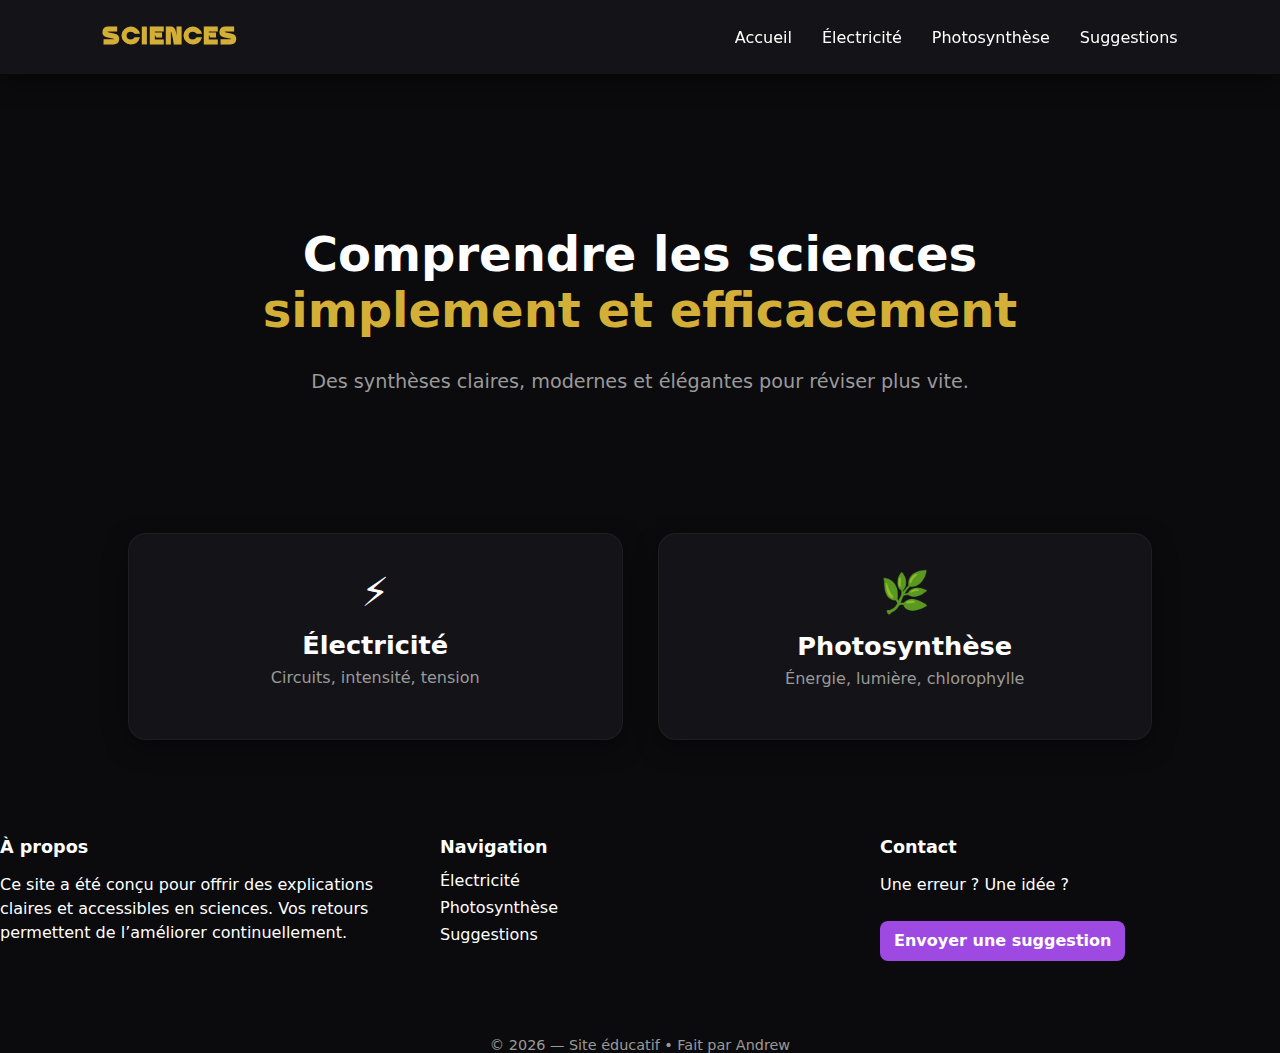
<file: index.html>
<!DOCTYPE html>
<html lang="fr">
<head>
    <meta charset="UTF-8">
    <meta name="viewport" content="width=device-width, initial-scale=1.0">
    <title>Synthèses de Sciences</title>
    <link rel="stylesheet" href="accueil.css">
</head>

<body>

    <!-- NAVIGATION -->
    <header class="nav">
        <div class="nav-left">
            <div class="logo">SCIENCES</div>
        </div>

        <button class="nav-toggle" id="navToggle">
            <span></span><span></span><span></span>
        </button>

        <nav class="nav-menu" id="navMenu">
            <a href="index.html">Accueil</a>
            <a href="electricite.html">Électricité</a>
            <a href="photosyn.html">Photosynthèse</a>
            <a href="suggestions.html">Suggestions</a>
        </nav>
    </header>

    <!-- HERO -->
    <section class="hero">
        <h1>Comprendre les sciences<br><span>simplement et efficacement</span></h1>
        <p>Des synthèses claires, modernes et élégantes pour réviser plus vite.</p>
    </section>

    <!-- GRID -->
    <section class="subjects">

        <a href="electricite.html" class="subject-card">
            <div class="icon">⚡</div>
            <h2>Électricité</h2>
            <p>Circuits, intensité, tension</p>
        </a>

        <a href="photosyn.html" class="subject-card">
            <div class="icon">🌿</div>
            <h2>Photosynthèse</h2>
            <p>Énergie, lumière, chlorophylle</p>
        </a>


    </section>

    <!-- FOOTER -->
    <footer class="site-footer">
    <div class="footer-content">
        <div class="footer-section">
            <h3>À propos</h3>
            <p>
                Ce site a été conçu pour offrir des explications claires et accessibles 
                en sciences. Vos retours permettent de l’améliorer continuellement.
            </p>
        </div>

        <div class="footer-section">
            <h3>Navigation</h3>
            <ul>
                <li><a href="electricite.html">Électricité</a></li>
                <li><a href="photosyn.html">Photosynthèse</a></li>
                <li><a href="suggestions.html">Suggestions</a></li>
            </ul>
        </div>

        <div class="footer-section">
            <h3>Contact</h3>
            <p>Une erreur ? Une idée ?</p>
            <p><a href="suggestions.html" class="footer-btn">Envoyer une suggestion</a></p>
        </div>
    </div>

    <div class="footer-bottom">
        © 2026 — Site éducatif • Fait par Andrew
    </div>
</footer>

    <script>
        const navToggle = document.getElementById("navToggle");
        const navMenu = document.getElementById("navMenu");

        navToggle.addEventListener("click", () => {
            navMenu.classList.toggle("open");
            navToggle.classList.toggle("active");
        });
    </script>

</body>
</html>
</file>
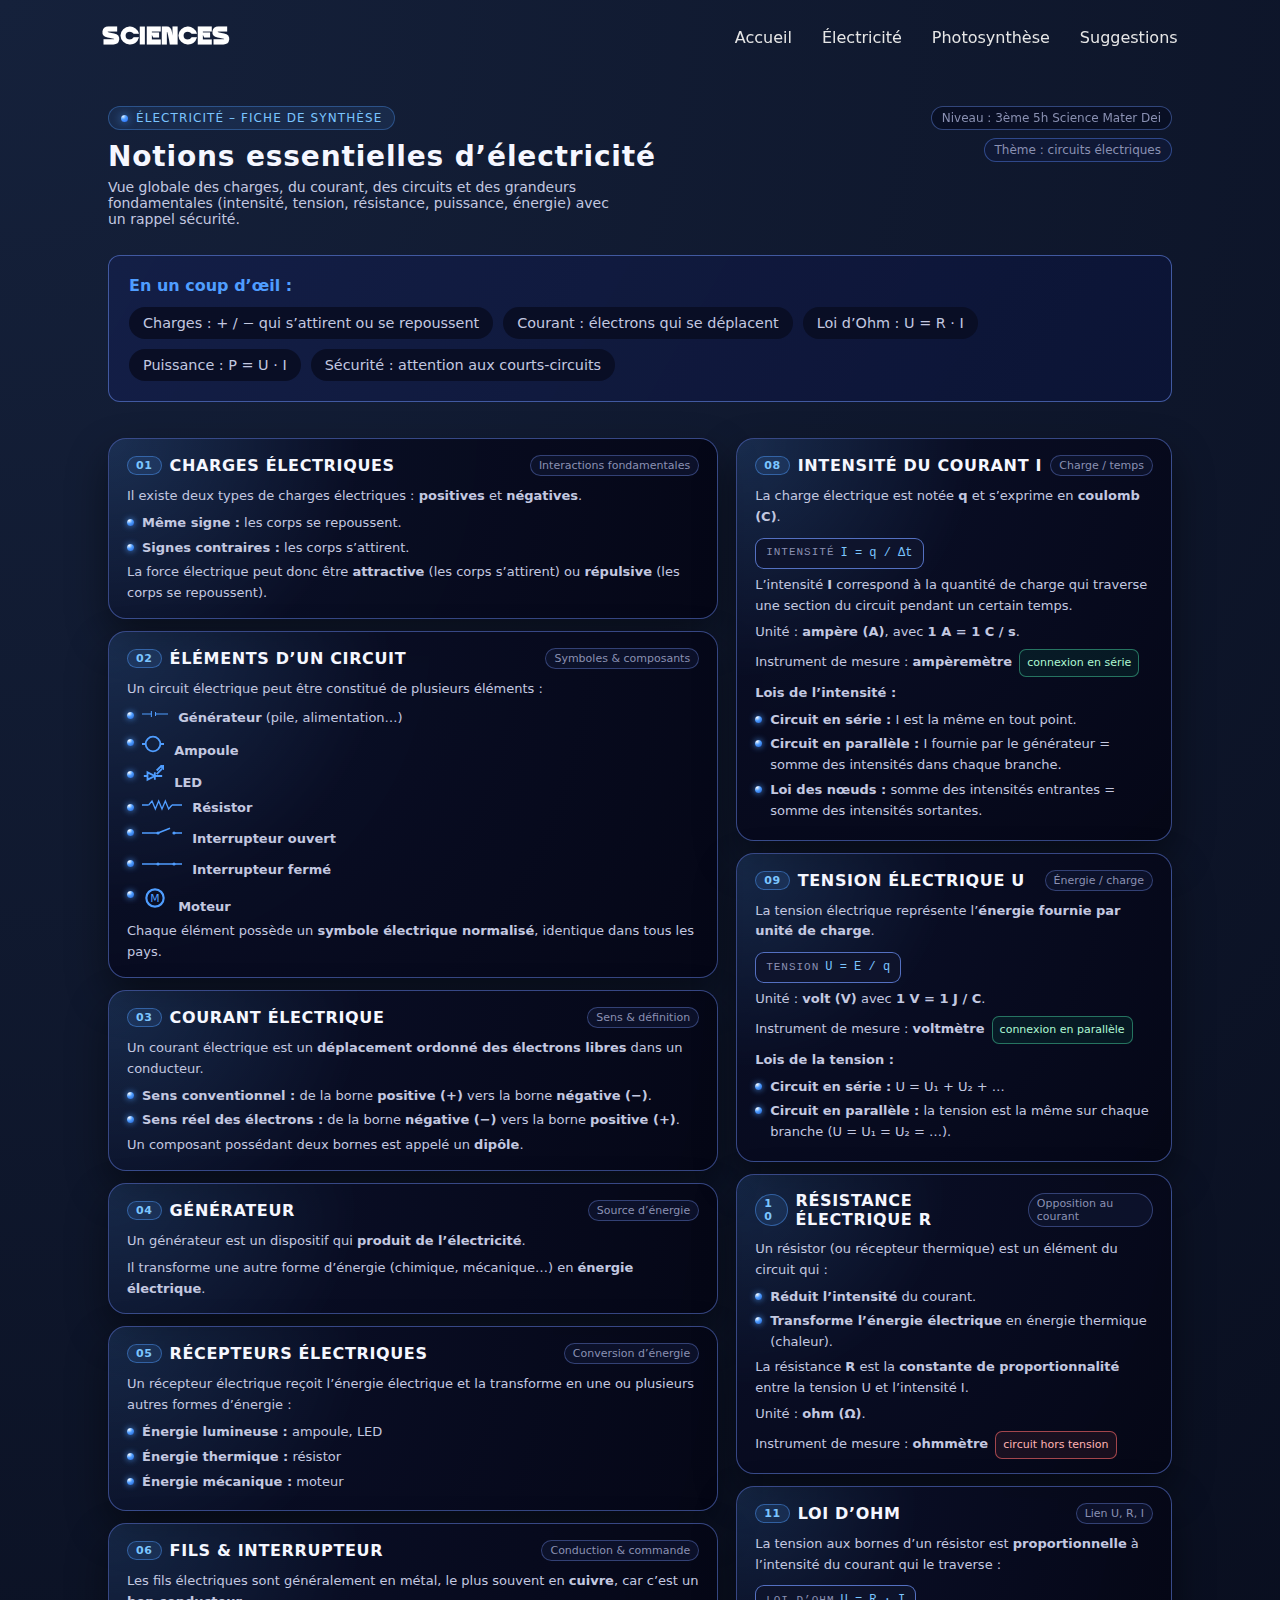
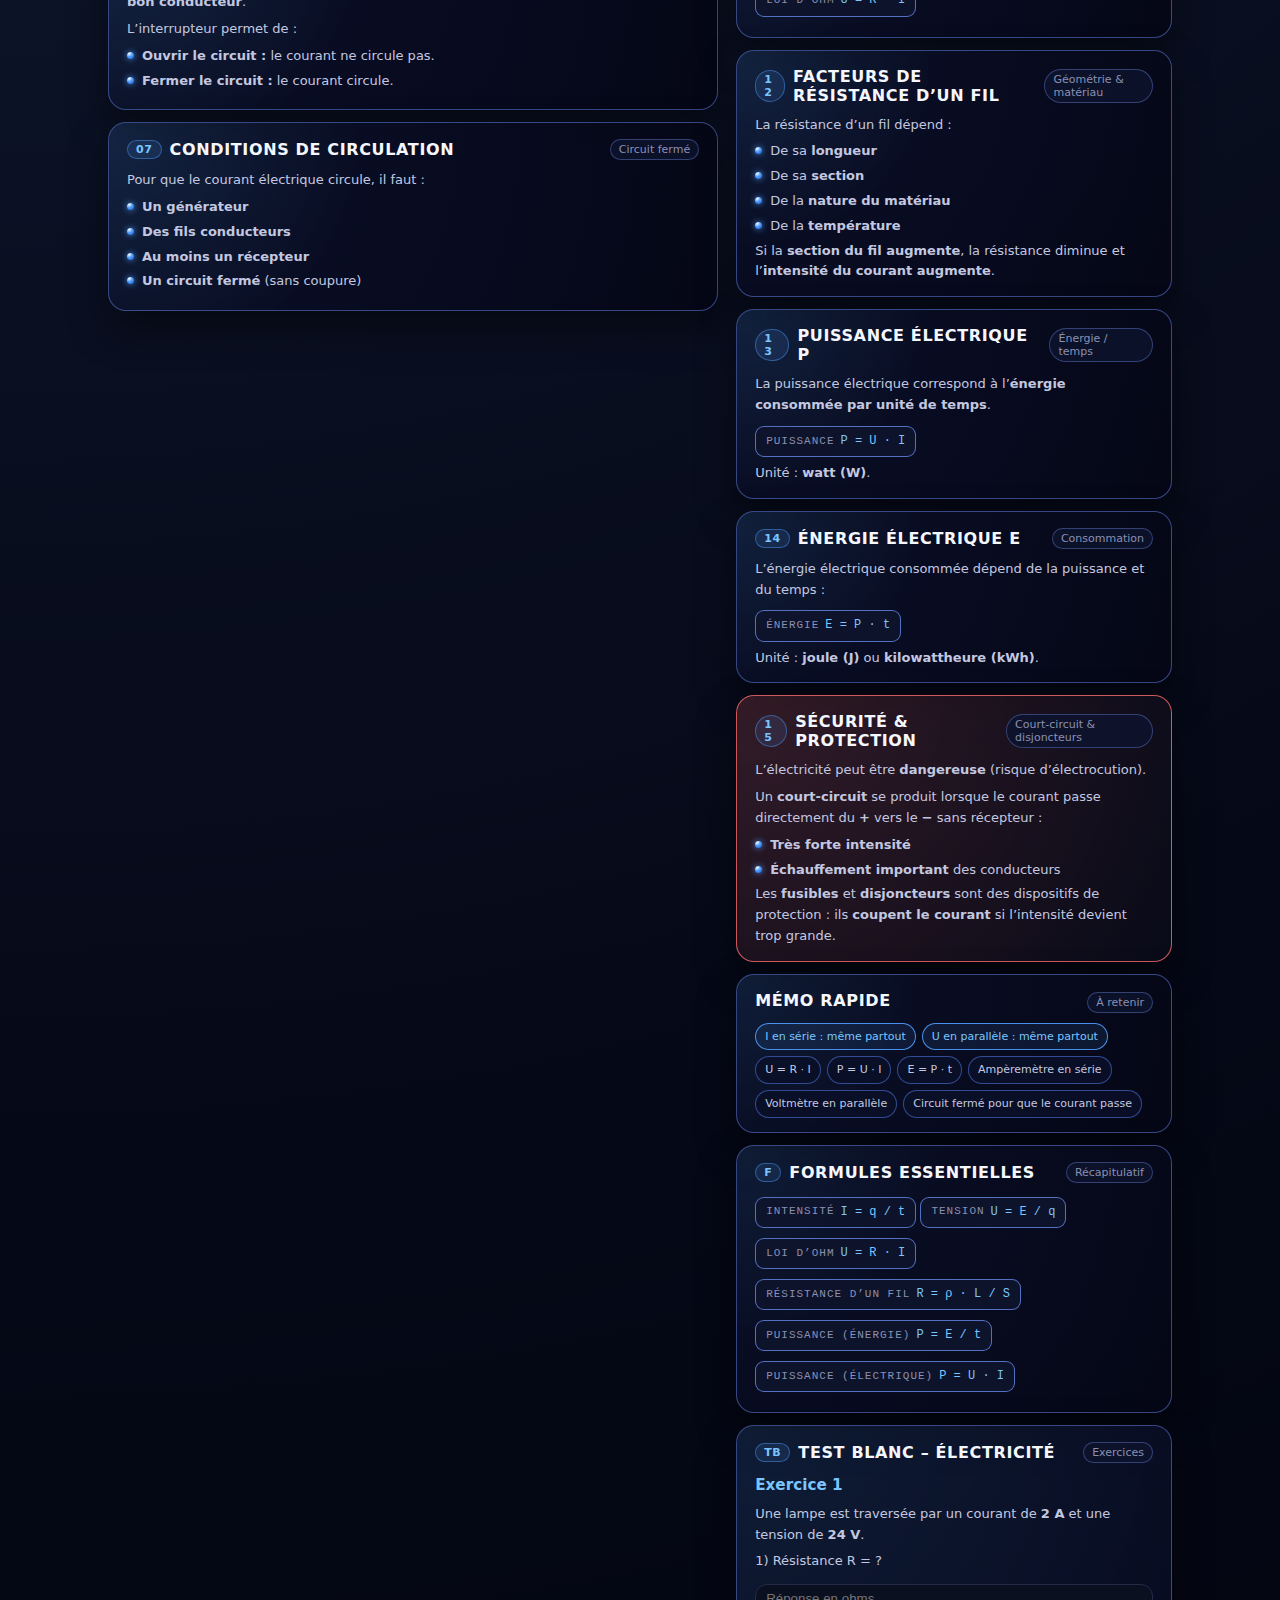
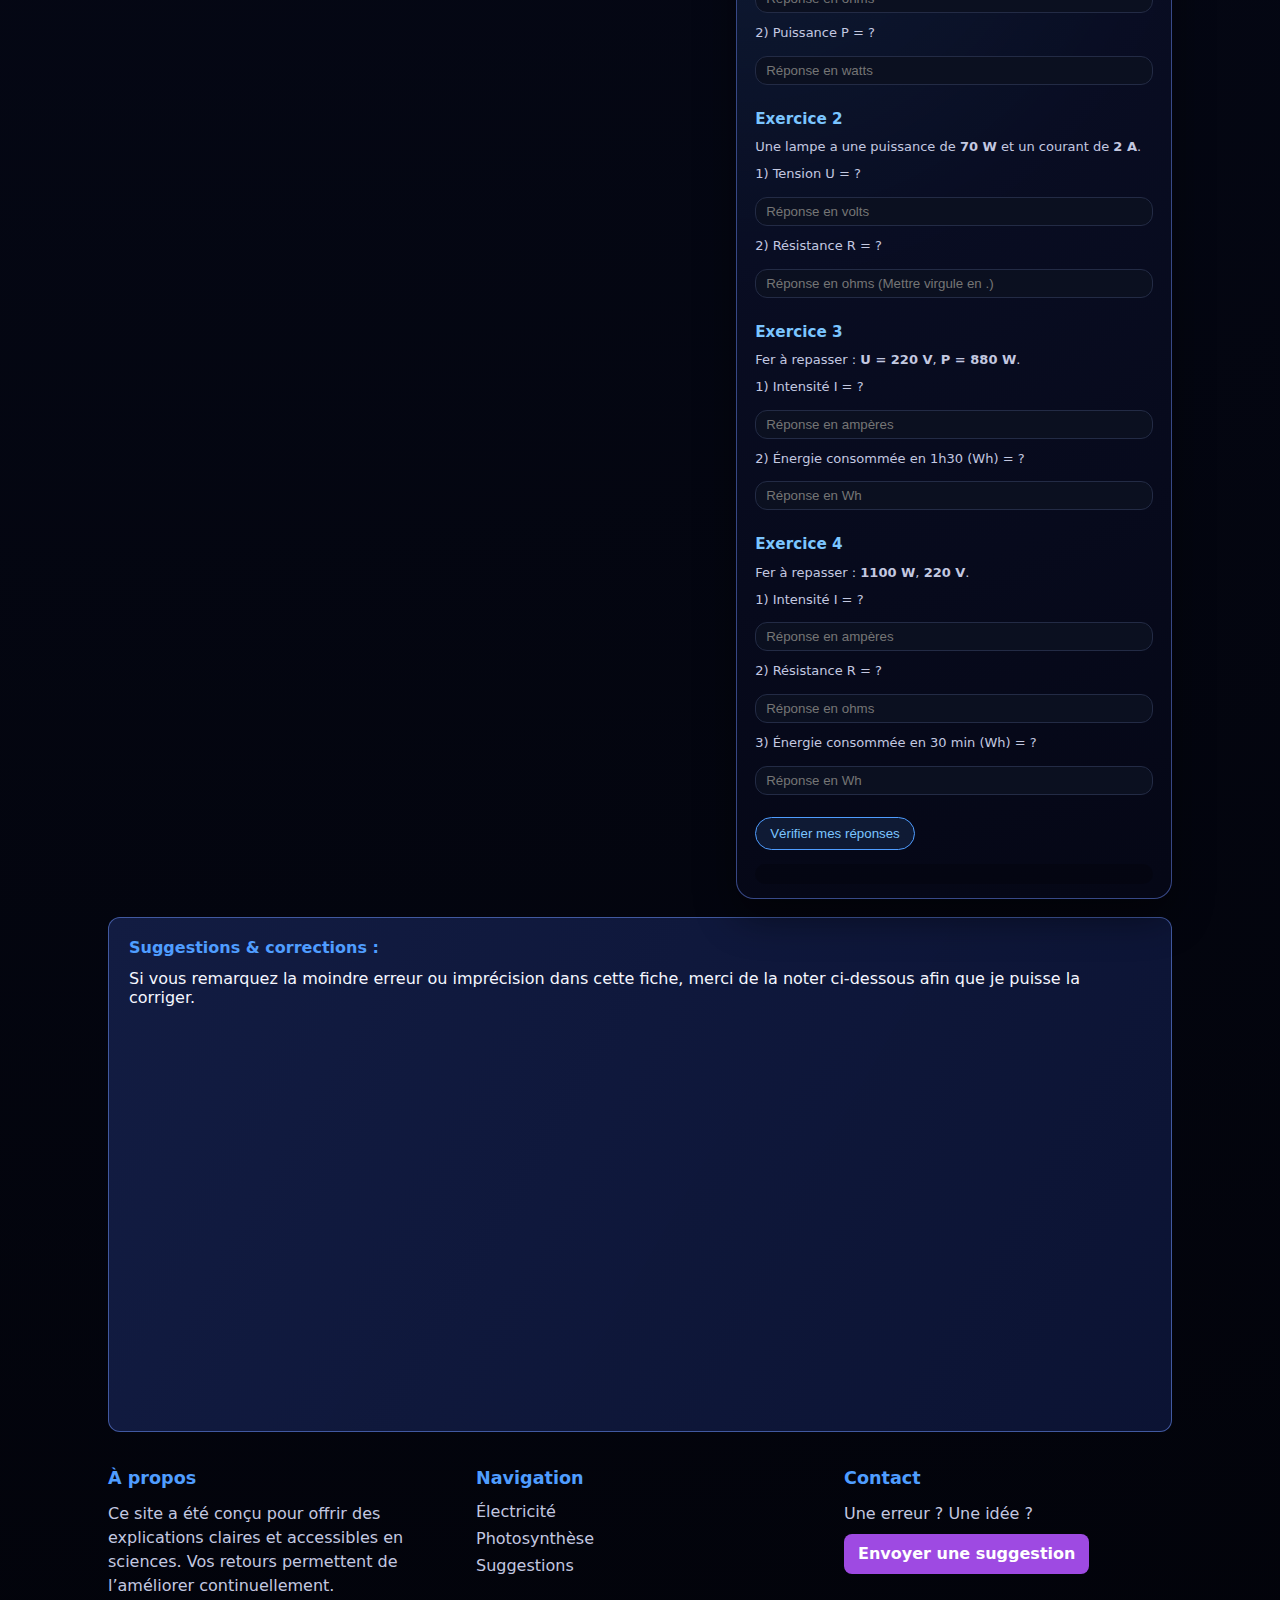
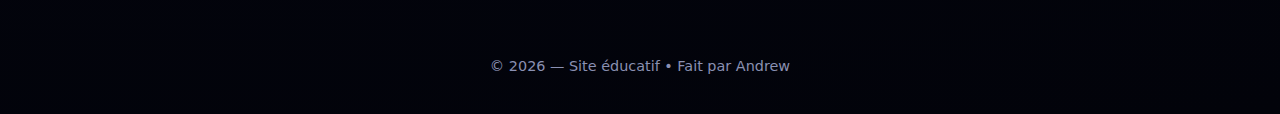
<file: electricite.html>
<!DOCTYPE html>
<html lang="fr">
<head>
  <meta charset="UTF-8" />
  <title>Résumé – Notions d'électricité</title>
  <link rel="stylesheet" href="style.css">
  <meta name="viewport" content="width=device-width, initial-scale=1.0" />

</head>
<body>
 
    <header class="nav">
        <div class="nav-left">
            <div class="logo">SCIENCES</div>
        </div>

        <button class="nav-toggle" id="navToggle">
            <span></span><span></span><span></span>
        </button>

        <nav class="nav-menu" id="navMenu">
            <a href="index.html">Accueil</a>
            <a href="electricite.html">Électricité</a>
            <a href="photosyn.html">Photosynthèse</a>
            <a href="suggestions.html">Suggestions</a>
        </nav>
    </header>



<main class="page">
    <header class="header">
      <div class="title-block">
        <div class="badge">
          <span class="badge-dot"></span>
          <span>Électricité – Fiche de synthèse</span>
        </div>
        <h1>Notions essentielles d’électricité</h1>
        <p class="subtitle">
          Vue globale des charges, du courant, des circuits et des grandeurs fondamentales
          (intensité, tension, résistance, puissance, énergie) avec un rappel sécurité.
        </p>
      </div>
      <div class="meta">
        <div class="meta-chip">Niveau : 3ème 5h Science Mater Dei</div>
        <div class="meta-row">
          <div class="meta-pill">Thème : circuits électriques</div>
        </div>
      </div>
    </header>

    <section class="summary-banner">
      <div class="summary-tagline">En un coup d’œil :</div>
      <div class="summary-items">
        <div class="summary-chip">Charges : + / − qui s’attirent ou se repoussent</div>
        <div class="summary-chip">Courant : électrons qui se déplacent</div>
        <div class="summary-chip">Loi d’Ohm : U = R · I</div>
        <div class="summary-chip">Puissance : P = U · I</div>
        <div class="summary-chip">Sécurité : attention aux courts-circuits</div>
      </div>
    </section>

    <section class="grid">
      <!-- Colonne gauche -->
      <div class="column">
        <!-- 1. Charges électriques -->
        <article class="card">
          <div class="card-header">
            <div class="card-title">
              <span class="card-index">01</span>
              Charges électriques
            </div>
            <span class="card-tag">Interactions fondamentales</span>
          </div>
          <div class="card-content">
            <p>
              Il existe deux types de charges électriques : <strong>positives</strong> et
              <strong>négatives</strong>.
            </p>
            <ul class="card-list">
              <li><span><strong>Même signe :</strong> les corps se repoussent.</span></li>
              <li><span><strong>Signes contraires :</strong> les corps s’attirent.</span></li>
            </ul>
            <p>
              La force électrique peut donc être
              <strong>attractive</strong> (les corps s’attirent) ou
              <strong>répulsive</strong> (les corps se repoussent).
            </p>
          </div>
        </article>

        <!-- 2. Éléments d’un circuit -->
        <!-- 2. Éléments d’un circuit (avec logos) -->
<article class="card">
  <div class="card-header">
    <div class="card-title">
      <span class="card-index">02</span>
      Éléments d’un circuit
    </div>
    <span class="card-tag">Symboles & composants</span>
  </div>

  <div class="card-content">
    <p>Un circuit électrique peut être constitué de plusieurs éléments :</p>

    <ul class="card-list">

      <!-- Générateur -->
      <li>
        <span>
          <svg width="26" height="16" viewBox="0 0 50 20" style="margin-right:6px;">
            <line x1="0" y1="10" x2="18" y2="10" stroke="#4f9dff" stroke-width="2"/>
            <line x1="18" y1="4" x2="18" y2="16" stroke="#4f9dff" stroke-width="2"/>
            <line x1="26" y1="6" x2="26" y2="14" stroke="#4f9dff" stroke-width="2"/>
            <line x1="26" y1="10" x2="50" y2="10" stroke="#4f9dff" stroke-width="2"/>
          </svg>
          <strong>Générateur</strong> (pile, alimentation…)
        </span>
      </li>

      <!-- Ampoule -->
      <li>
        <span>
          <svg width="22" height="22" viewBox="0 0 24 24" style="margin-right:6px;">
            <circle cx="12" cy="12" r="8" stroke="#4f9dff" stroke-width="2" fill="none"/>
            <line x1="4" y1="12" x2="0" y2="12" stroke="#4f9dff" stroke-width="2"/>
            <line x1="24" y1="12" x2="20" y2="12" stroke="#4f9dff" stroke-width="2"/>
          </svg>
          <strong>Ampoule</strong>
        </span>
      </li>

      <li>
  <span>
    <svg width="22" height="22" viewBox="0 0 24 24" style="margin-right:6px;">
      <!-- Définition des têtes de flèches -->
      <defs>
        <marker id="arrowhead" 
                markerWidth="4" 
                markerHeight="4" 
                refX="0" 
                refY="2" 
                orient="auto"
                markerUnits="strokeWidth">
          <path d="M0,0 L4,2 L0,4 Z" fill="#4f9dff" />
        </marker>
      </defs>

      <!-- LED diode triangle -->
      <polygon points="6,8 14,12 6,16" fill="none" stroke="#4f9dff" stroke-width="2"/>
      <!-- Cathode line -->
      <line x1="14" y1="8" x2="14" y2="16" stroke="#4f9dff" stroke-width="2"/>
      <!-- Leads -->
      <line x1="2" y1="12" x2="6" y2="12" stroke="#4f9dff" stroke-width="2"/>
      <line x1="14" y1="12" x2="22" y2="12" stroke="#4f9dff" stroke-width="2"/>
      <!-- Large noticeable light arrows with heads -->
      <line x1="16" y1="6" x2="22" y2="0" 
            stroke="#4f9dff" stroke-width="2" 
            marker-end="url(#arrowhead)"/>
      <line x1="16" y1="10" x2="22" y2="4" 
            stroke="#4f9dff" stroke-width="2" 
            marker-end="url(#arrowhead)"/>
    </svg>
    <strong>LED</strong>
  </span>
</li>



      <!-- Résistor -->
      <li>
        <span>
          <svg width="40" height="14" viewBox="0 0 60 20" style="margin-right:6px;">
            <line x1="0" y1="10" x2="10" y2="10" stroke="#4f9dff" stroke-width="2"/>
            <polyline points="10,10 15,4 20,16 25,4 30,16 35,4 40,16 45,10" 
                      fill="none" stroke="#4f9dff" stroke-width="2"/>
            <line x1="45" y1="10" x2="60" y2="10" stroke="#4f9dff" stroke-width="2"/>
          </svg>
          <strong>Résistor</strong>
        </span>
      </li>

      <!-- Interrupteur ouvert -->
      <li>
        <span>
          <svg width="40" height="20" viewBox="0 0 50 20" style="margin-right:6px;">
            <line x1="0" y1="10" x2="20" y2="10" stroke="#4f9dff" stroke-width="2"/>
            <line x1="20" y1="10" x2="35" y2="4" stroke="#4f9dff" stroke-width="2"/>
            <circle cx="20" cy="10" r="2" fill="#4f9dff"/>
            <circle cx="40" cy="10" r="2" fill="#4f9dff"/>
            <line x1="40" y1="10" x2="50" y2="10" stroke="#4f9dff" stroke-width="2"/>
          </svg>
          <strong>Interrupteur ouvert</strong>
        </span>
      </li>

      <!-- Interrupteur fermé -->
      <li>
        <span>
          <svg width="40" height="20" viewBox="0 0 50 20" style="margin-right:6px;">
            <line x1="0" y1="10" x2="20" y2="10" stroke="#4f9dff" stroke-width="2"/>
            <line x1="20" y1="10" x2="40" y2="10" stroke="#4f9dff" stroke-width="2"/>
            <circle cx="20" cy="10" r="2" fill="#4f9dff"/>
            <circle cx="40" cy="10" r="2" fill="#4f9dff"/>
            <line x1="40" y1="10" x2="50" y2="10" stroke="#4f9dff" stroke-width="2"/>
          </svg>
          <strong>Interrupteur fermé</strong>
        </span>
      </li>

      <!-- Moteur -->
      <li>
        <span>
          <svg width="26" height="26" viewBox="0 0 24 24" style="margin-right:6px;">
            <circle cx="12" cy="12" r="8" stroke="#4f9dff" stroke-width="2" fill="none"/>
            <text x="12" y="16" font-size="10" text-anchor="middle" fill="#4f9dff">M</text>
          </svg>
          <strong>Moteur</strong>
        </span>
      </li>

    </ul>

    <p>
      Chaque élément possède un <strong>symbole électrique normalisé</strong>,
      identique dans tous les pays.
    </p>
  </div>
</article>

        <!-- 3. Courant électrique -->
        <article class="card">
          <div class="card-header">
            <div class="card-title">
              <span class="card-index">03</span>
              Courant électrique
            </div>
            <span class="card-tag">Sens & définition</span>
          </div>
          <div class="card-content">
            <p>
              Un courant électrique est un <strong>déplacement ordonné des électrons libres</strong>
              dans un conducteur.
            </p>
            <ul class="card-list">
              <li>
                <span>
                  <strong>Sens conventionnel :</strong> de la borne
                  <strong>positive (+)</strong> vers la borne <strong>négative (−)</strong>.
                </span>
              </li>
              <li>
                <span>
                  <strong>Sens réel des électrons :</strong> de la borne
                  <strong>négative (−)</strong> vers la borne <strong>positive (+)</strong>.
                </span>
              </li>
            </ul>
            <p>
              Un composant possédant deux bornes est appelé un
              <strong>dipôle</strong>.
            </p>
          </div>
        </article>

        <!-- 4. Générateur -->
        <article class="card">
          <div class="card-header">
            <div class="card-title">
              <span class="card-index">04</span>
              Générateur
            </div>
            <span class="card-tag">Source d’énergie</span>
          </div>
          <div class="card-content">
            <p>
              Un générateur est un dispositif qui <strong>produit de l’électricité</strong>.
            </p>
            <p>
              Il transforme une autre forme d’énergie (chimique, mécanique…) en
              <strong>énergie électrique</strong>.
            </p>
          </div>
        </article>

        <!-- 5. Récepteurs -->
        <article class="card">
          <div class="card-header">
            <div class="card-title">
              <span class="card-index">05</span>
              Récepteurs électriques
            </div>
            <span class="card-tag">Conversion d’énergie</span>
          </div>
          <div class="card-content">
            <p>
              Un récepteur électrique reçoit l’énergie électrique et la transforme
              en une ou plusieurs autres formes d’énergie :
            </p>
            <ul class="card-list">
              <li><span><strong>Énergie lumineuse :</strong> ampoule, LED</span></li>
              <li><span><strong>Énergie thermique :</strong> résistor</span></li>
              <li><span><strong>Énergie mécanique :</strong> moteur</span></li>
            </ul>
          </div>
        </article>

        <!-- 6. Fils & interrupteur -->
        <article class="card">
          <div class="card-header">
            <div class="card-title">
              <span class="card-index">06</span>
              Fils & interrupteur
            </div>
            <span class="card-tag">Conduction & commande</span>
          </div>
          <div class="card-content">
            <p>
              Les fils électriques sont généralement en métal, le plus souvent en
              <strong>cuivre</strong>, car c’est un <strong>bon conducteur</strong>.
            </p>
            <p>L’interrupteur permet de :</p>
            <ul class="card-list">
              <li><span><strong>Ouvrir le circuit :</strong> le courant ne circule pas.</span></li>
              <li><span><strong>Fermer le circuit :</strong> le courant circule.</span></li>
            </ul>
          </div>
        </article>

        <!-- 7. Conditions de circulation du courant -->
        <article class="card">
          <div class="card-header">
            <div class="card-title">
              <span class="card-index">07</span>
              Conditions de circulation
            </div>
            <span class="card-tag">Circuit fermé</span>
          </div>
          <div class="card-content">
            <p>Pour que le courant électrique circule, il faut :</p>
            <ul class="card-list">
              <li><span><strong>Un générateur</strong></span></li>
              <li><span><strong>Des fils conducteurs</strong></span></li>
              <li><span><strong>Au moins un récepteur</strong></span></li>
              <li><span><strong>Un circuit fermé</strong> (sans coupure)</span></li>
            </ul>
          </div>
        </article>
      </div>

      <!-- Colonne droite -->
      <div class="column">
        <!-- 8. Intensité -->
        <article class="card">
          <div class="card-header">
            <div class="card-title">
              <span class="card-index">08</span>
              Intensité du courant I
            </div>
            <span class="card-tag">Charge / temps</span>
          </div>
          <div class="card-content">
            <p>
              La charge électrique est notée <strong>q</strong> et s’exprime en
              <strong>coulomb (C)</strong>.
            </p>
            <div class="formula">
              <span class="label">Intensité</span>
              <span>I = q / Δt</span>
            </div>
            <p>
              L’intensité <strong>I</strong> correspond à la quantité de charge qui
              traverse une section du circuit pendant un certain temps.
            </p>
            <p>
              Unité : <strong>ampère (A)</strong>, avec
              <strong>1 A = 1 C / s</strong>.
            </p>
            <p>
              Instrument de mesure : <strong>ampèremètre</strong>
              <span class="card-highlight">connexion en série</span>
            </p>
            <p><strong>Lois de l’intensité :</strong></p>
            <ul class="card-list">
              <li><span><strong>Circuit en série :</strong> I est la même en tout point.</span></li>
              <li><span><strong>Circuit en parallèle :</strong> I fournie par le générateur = somme des intensités dans chaque branche.</span></li>
              <li><span><strong>Loi des nœuds :</strong> somme des intensités entrantes = somme des intensités sortantes.</span></li>
            </ul>
          </div>
        </article>

        <!-- 9. Tension -->
        <article class="card">
          <div class="card-header">
            <div class="card-title">
              <span class="card-index">09</span>
              Tension électrique U
            </div>
            <span class="card-tag">Énergie / charge</span>
          </div>
          <div class="card-content">
            <p>
              La tension électrique représente l’<strong>énergie fournie par unité de charge</strong>.
            </p>
            <div class="formula">
              <span class="label">Tension</span>
              <span>U = E / q</span>
            </div>
            <p>
              Unité : <strong>volt (V)</strong> avec
              <strong>1 V = 1 J / C</strong>.
            </p>
            <p>
              Instrument de mesure : <strong>voltmètre</strong>
              <span class="card-highlight">connexion en parallèle</span>
            </p>
            <p><strong>Lois de la tension :</strong></p>
            <ul class="card-list">
              <li><span><strong>Circuit en série :</strong> U = U₁ + U₂ + …</span></li>
              <li><span><strong>Circuit en parallèle :</strong> la tension est la même sur chaque branche (U = U₁ = U₂ = …).</span></li>
            </ul>
          </div>
        </article>

        <!-- 10. Résistance -->
        <article class="card">
          <div class="card-header">
            <div class="card-title">
              <span class="card-index">10</span>
              Résistance électrique R
            </div>
            <span class="card-tag">Opposition au courant</span>
          </div>
          <div class="card-content">
            <p>
              Un résistor (ou récepteur thermique) est un élément du circuit qui :
            </p>
            <ul class="card-list">
              <li><span><strong>Réduit l’intensité</strong> du courant.</span></li>
              <li><span><strong>Transforme l’énergie électrique</strong> en énergie thermique (chaleur).</span></li>
            </ul>
            <p>
              La résistance <strong>R</strong> est la
              <strong>constante de proportionnalité</strong> entre la tension U
              et l’intensité I.
            </p>
            <p>Unité : <strong>ohm (Ω)</strong>.</p>
            <p>
              Instrument de mesure : <strong>ohmmètre</strong>
              <span class="card-warning">circuit hors tension</span>
            </p>
          </div>
        </article>

        <!-- 11. Loi d’Ohm -->
        <article class="card">
          <div class="card-header">
            <div class="card-title">
              <span class="card-index">11</span>
              Loi d’Ohm
            </div>
            <span class="card-tag">Lien U, R, I</span>
          </div>
          <div class="card-content">
            <p>
              La tension aux bornes d’un résistor est <strong>proportionnelle</strong>
              à l’intensité du courant qui le traverse :
            </p>
            <div class="formula">
              <span class="label">Loi d’Ohm</span>
              <span>U = R · I</span>
            </div>
          </div>
        </article>

        <!-- 12. Facteurs influençant R -->
        <article class="card">
          <div class="card-header">
            <div class="card-title">
              <span class="card-index">12</span>
              Facteurs de résistance d’un fil
            </div>
            <span class="card-tag">Géométrie & matériau</span>
          </div>
          <div class="card-content">
            <p>La résistance d’un fil dépend :</p>
            <ul class="card-list">
              <li><span>De sa <strong>longueur</strong></span></li>
              <li><span>De sa <strong>section</strong></span></li>
              <li><span>De la <strong>nature du matériau</strong></span></li>
              <li><span>De la <strong>température</strong></span></li>
            </ul>
            <p>
              Si la <strong>section du fil augmente</strong>,
              la résistance diminue et l’<strong>intensité du courant augmente</strong>.
            </p>
          </div>
        </article>

        <!-- 13. Puissance -->
        <article class="card">
          <div class="card-header">
            <div class="card-title">
              <span class="card-index">13</span>
              Puissance électrique P
            </div>
            <span class="card-tag">Énergie / temps</span>
          </div>
          <div class="card-content">
            <p>
              La puissance électrique correspond à l’<strong>énergie consommée par unité de temps</strong>.
            </p>
            <div class="formula">
              <span class="label">Puissance</span>
              <span>P = U · I</span>
            </div>
            <p>
              Unité : <strong>watt (W)</strong>.
            </p>
          </div>
        </article>

        <!-- 14. Énergie -->
        <article class="card">
          <div class="card-header">
            <div class="card-title">
              <span class="card-index">14</span>
              Énergie électrique E
            </div>
            <span class="card-tag">Consommation</span>
          </div>
          <div class="card-content">
            <p>
              L’énergie électrique consommée dépend de la puissance et du temps :
            </p>
            <div class="formula">
              <span class="label">Énergie</span>
              <span>E = P · t</span>
            </div>
            <p>
              Unité : <strong>joule (J)</strong> ou <strong>kilowattheure (kWh)</strong>.
            </p>
          </div>
        </article>

        <!-- 15. Sécurité & protection -->
        <article class="card safety-card">
          <div class="card-header">
            <div class="card-title">
              <span class="card-index">15</span>
              Sécurité & protection
            </div>
            <span class="card-tag">Court-circuit & disjoncteurs</span>
          </div>
          <div class="card-content">
            <p>
              L’électricité peut être <strong>dangereuse</strong> (risque d’électrocution).
            </p>
            <p>
              Un <strong>court-circuit</strong> se produit lorsque le courant passe
              directement du <strong>+</strong> vers le <strong>−</strong> sans récepteur :
            </p>
            <ul class="card-list">
              <li><span><strong>Très forte intensité</strong></span></li>
              <li><span><strong>Échauffement important</strong> des conducteurs</span></li>
            </ul>
            <p>
              Les <strong>fusibles</strong> et <strong>disjoncteurs</strong> sont des
              dispositifs de protection : ils <strong>coupent le courant</strong> si
              l’intensité devient trop grande.
            </p>
          </div>
        </article>

        <!-- Mémo visuel rapide -->
        <article class="card">
          <div class="card-header">
            <div class="card-title">
              Mémo rapide
            </div>
            <span class="card-tag">À retenir</span>
          </div>
          <div class="card-content">
            <div class="pill-row">
              <div class="pill accent">I en série : même partout</div>
              <div class="pill accent">U en parallèle : même partout</div>
              <div class="pill">U = R · I</div>
              <div class="pill">P = U · I</div>
              <div class="pill">E = P · t</div>
              <div class="pill">Ampèremètre en série</div>
              <div class="pill">Voltmètre en parallèle</div>
              <div class="pill">Circuit fermé pour que le courant passe</div>
            </div>
        </article>
<!-- FORMULES ESSENTIELLES -->
<article class="card">
  <div class="card-header">
    <div class="card-title">
      <span class="card-index">F</span>
      Formules essentielles
    </div>
    <span class="card-tag">Récapitulatif</span>
  </div>

  <div class="card-content">

    <div class="formula">
      <span class="label">Intensité</span>
      I = q / t
    </div>

    <div class="formula">
      <span class="label">Tension</span>
      U = E / q
    </div>

    <div class="formula">
      <span class="label">Loi d’Ohm</span>
      U = R · I
    </div>

    <div class="formula">
      <span class="label">Résistance d’un fil</span>
      R = ρ · L / S
    </div>

    <div class="formula">
      <span class="label">Puissance (énergie)</span>
      P = E / t
    </div>

    <div class="formula">
      <span class="label">Puissance (électrique)</span>
      P = U · I
    </div>

  </div> <!-- ✔ fermeture card-content -->
</article> <!-- ✔ fermeture article -->

    <!-- ========================= -->
<!--   TEST BLANC – BLOC      -->
<!-- ========================= -->
<article class="card" id="test-blanc">
  <div class="card-header">
    <div class="card-title">
      <span class="card-index">TB</span>
      Test Blanc – Électricité
    </div>
    <span class="card-tag">Exercices</span>
  </div>

  <div class="card-content">

    <!-- Exercice 1 -->
    <h3 style="margin-bottom:6px; color:var(--accent-strong);">Exercice 1</h3>
    <p>Une lampe est traversée par un courant de <strong>2 A</strong> et une tension de <strong>24 V</strong>.</p>
    <p>1) Résistance R = ?</p>
    <input class="quiz-input" id="q1" placeholder="Réponse en ohms">

    <p>2)  Puissance P = ?</p>
    <input class="quiz-input" id="q2" placeholder="Réponse en watts">

    <!-- Exercice 2 -->
    <h3 style="margin-top:12px; margin-bottom:6px; color:var(--accent-strong);">Exercice 2</h3>
    <p>Une lampe a une puissance de <strong>70 W</strong> et un courant de <strong>2 A</strong>.</p>
    <p>1) Tension U = ?</p>
    <input class="quiz-input" id="q3" placeholder="Réponse en volts">

    <p>2) Résistance R = ?</p>
    <input class="quiz-input" id="q4" placeholder="Réponse en ohms (Mettre virgule en .)">

    <!-- Exercice 3 -->
    <h3 style="margin-top:12px; margin-bottom:6px; color:var(--accent-strong);">Exercice 3</h3>
    <p>Fer à repasser : <strong>U = 220 V</strong>, <strong>P = 880 W</strong>.</p>
    <p>1) Intensité I = ?</p>
    <input class="quiz-input" id="q5" placeholder="Réponse en ampères">

    <p>2) Énergie consommée en 1h30 (Wh) = ?</p>
    <input class="quiz-input" id="q6" placeholder="Réponse en Wh">

    <!-- Exercice 4 -->
    <h3 style="margin-top:12px; margin-bottom:6px; color:var(--accent-strong);">Exercice 4</h3>
    <p>Fer à repasser : <strong>1100 W</strong>, <strong>220 V</strong>.</p>
    <p>1) Intensité I = ?</p>
    <input class="quiz-input" id="q7" placeholder="Réponse en ampères">

    <p>2) Résistance R = ?</p>
    <input class="quiz-input" id="q8" placeholder="Réponse en ohms">

    <p>3) Énergie consommée en 30 min (Wh) = ?</p>
    <input class="quiz-input" id="q9" placeholder="Réponse en Wh">

    <button id="checkQuiz" class="quiz-btn">Vérifier mes réponses</button>

    <div id="quizResult" class="quiz-result"></div>

  </div>
</article>

  </div>
</article>
 

  </div>
</article>
</article>

  </div>
</article>

  </div>
  
</article>
          </div>
        </article>
      </div>
    </section>
      <section class="summary-banner">
  <div class="summary-tagline">Suggestions & corrections :</div>
  <p>
    Si vous remarquez la moindre erreur ou imprécision dans cette fiche, 
    merci de la noter ci-dessous afin que je puisse la corriger.
  </p>
  <form id="suggestion-form">
    <iframe src="https://forms.gle/TB9JKxcoPdGkVRw47" width="100%" height="400" frameborder="0">Chargement…</iframe>
  </form>
  <div id="suggestion-message" style="display:none; margin-top:12px; padding:12px; border-radius:12px; background:rgba(76,255,155,0.2); color:var(--text-main); font-weight:600;">
    Merci pour votre suggestion ! Elle sera corrigée rapidement.
  </div>
</section>
<footer class="site-footer">
    <div class="footer-content">
        <div class="footer-section">
            <h3>À propos</h3>
            <p>
                Ce site a été conçu pour offrir des explications claires et accessibles 
                en sciences. Vos retours permettent de l’améliorer continuellement.
            </p>
        </div>

        <div class="footer-section">
            <h3>Navigation</h3>
            <ul>
                <li><a href="electricite.html">Électricité</a></li>
                <li><a href="photosyn.html">Photosynthèse</a></li>
                <li><a href="suggestions.html">Suggestions</a></li>
            </ul>
        </div>

        <div class="footer-section">
            <h3>Contact</h3>
            <p>Une erreur ? Une idée ?</p>
            <p><a href="suggestions.html" class="footer-btn">Envoyer une suggestion</a></p>
        </div>
    </div>

    <div class="footer-bottom">
        © 2026 — Site éducatif • Fait par Andrew
    </div>
</footer>
  </main>
  <script src="app.js"></script>
</body>
</html>
</file>
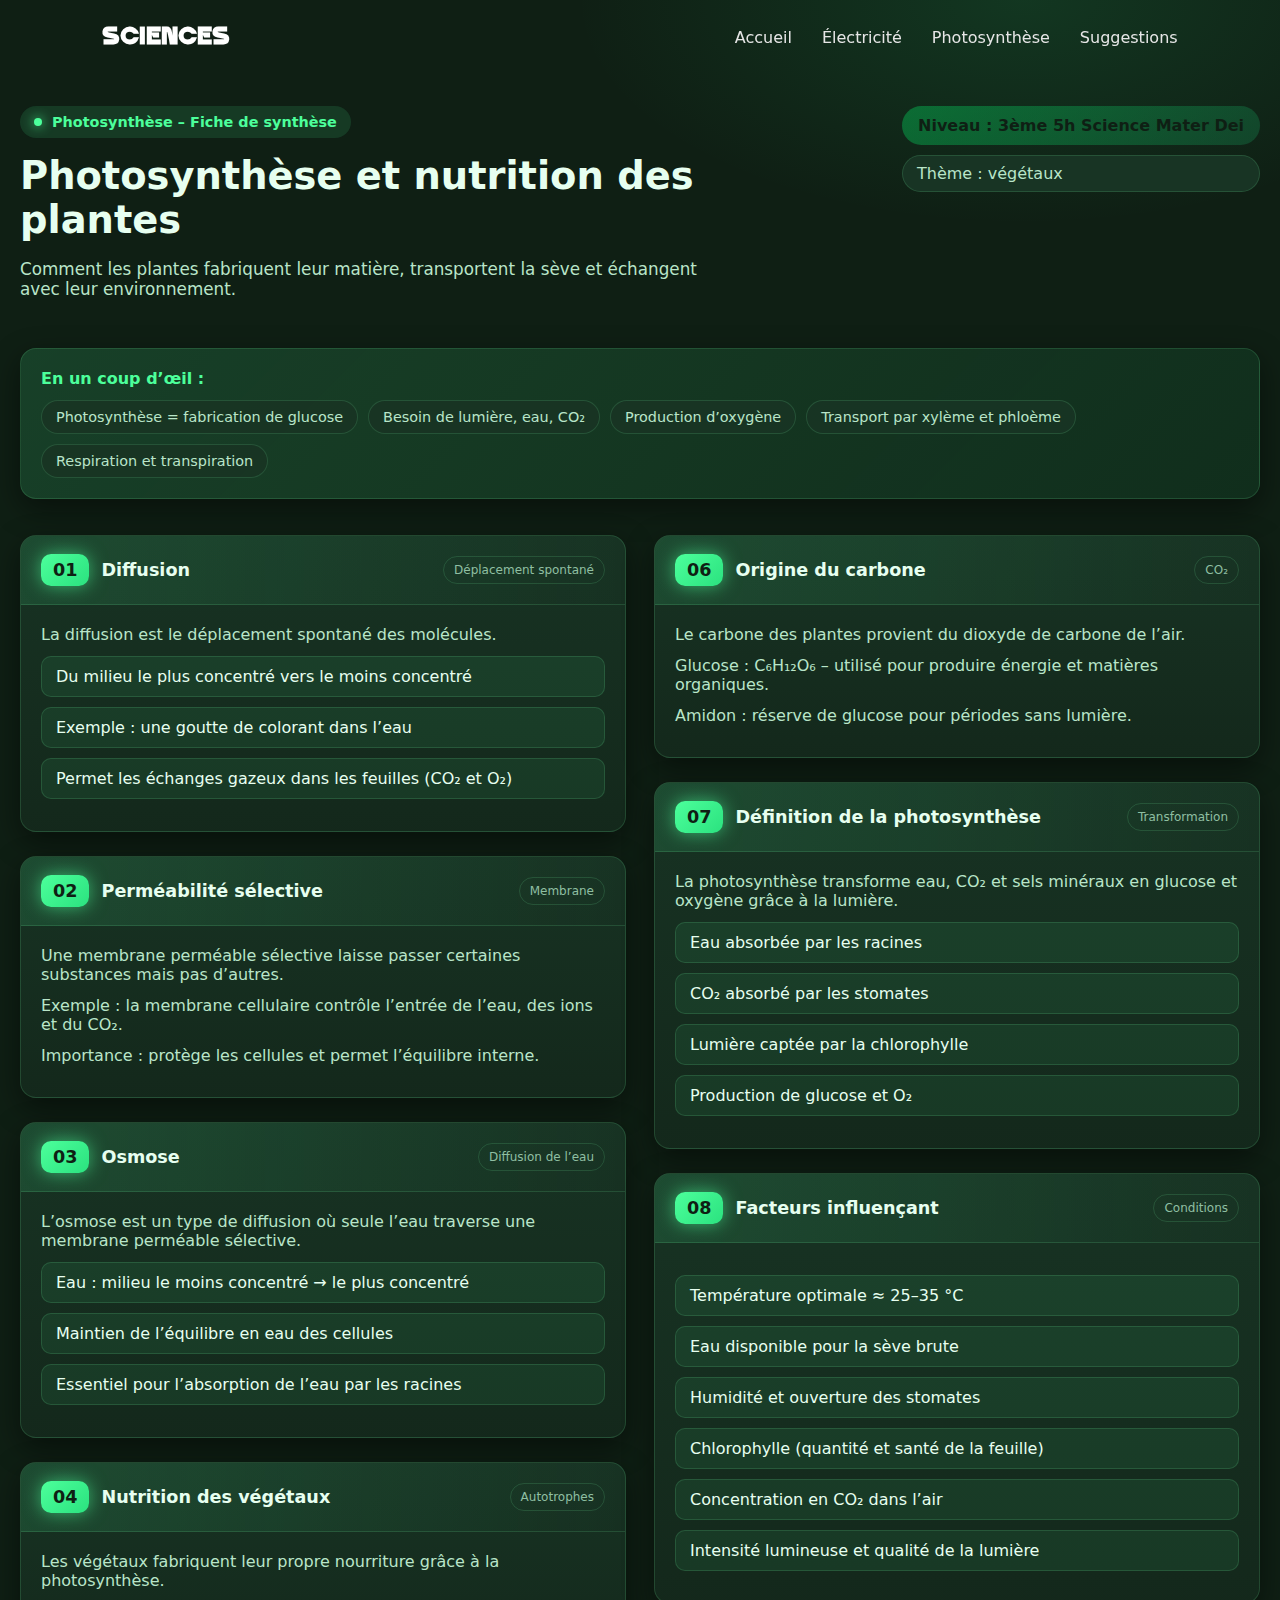
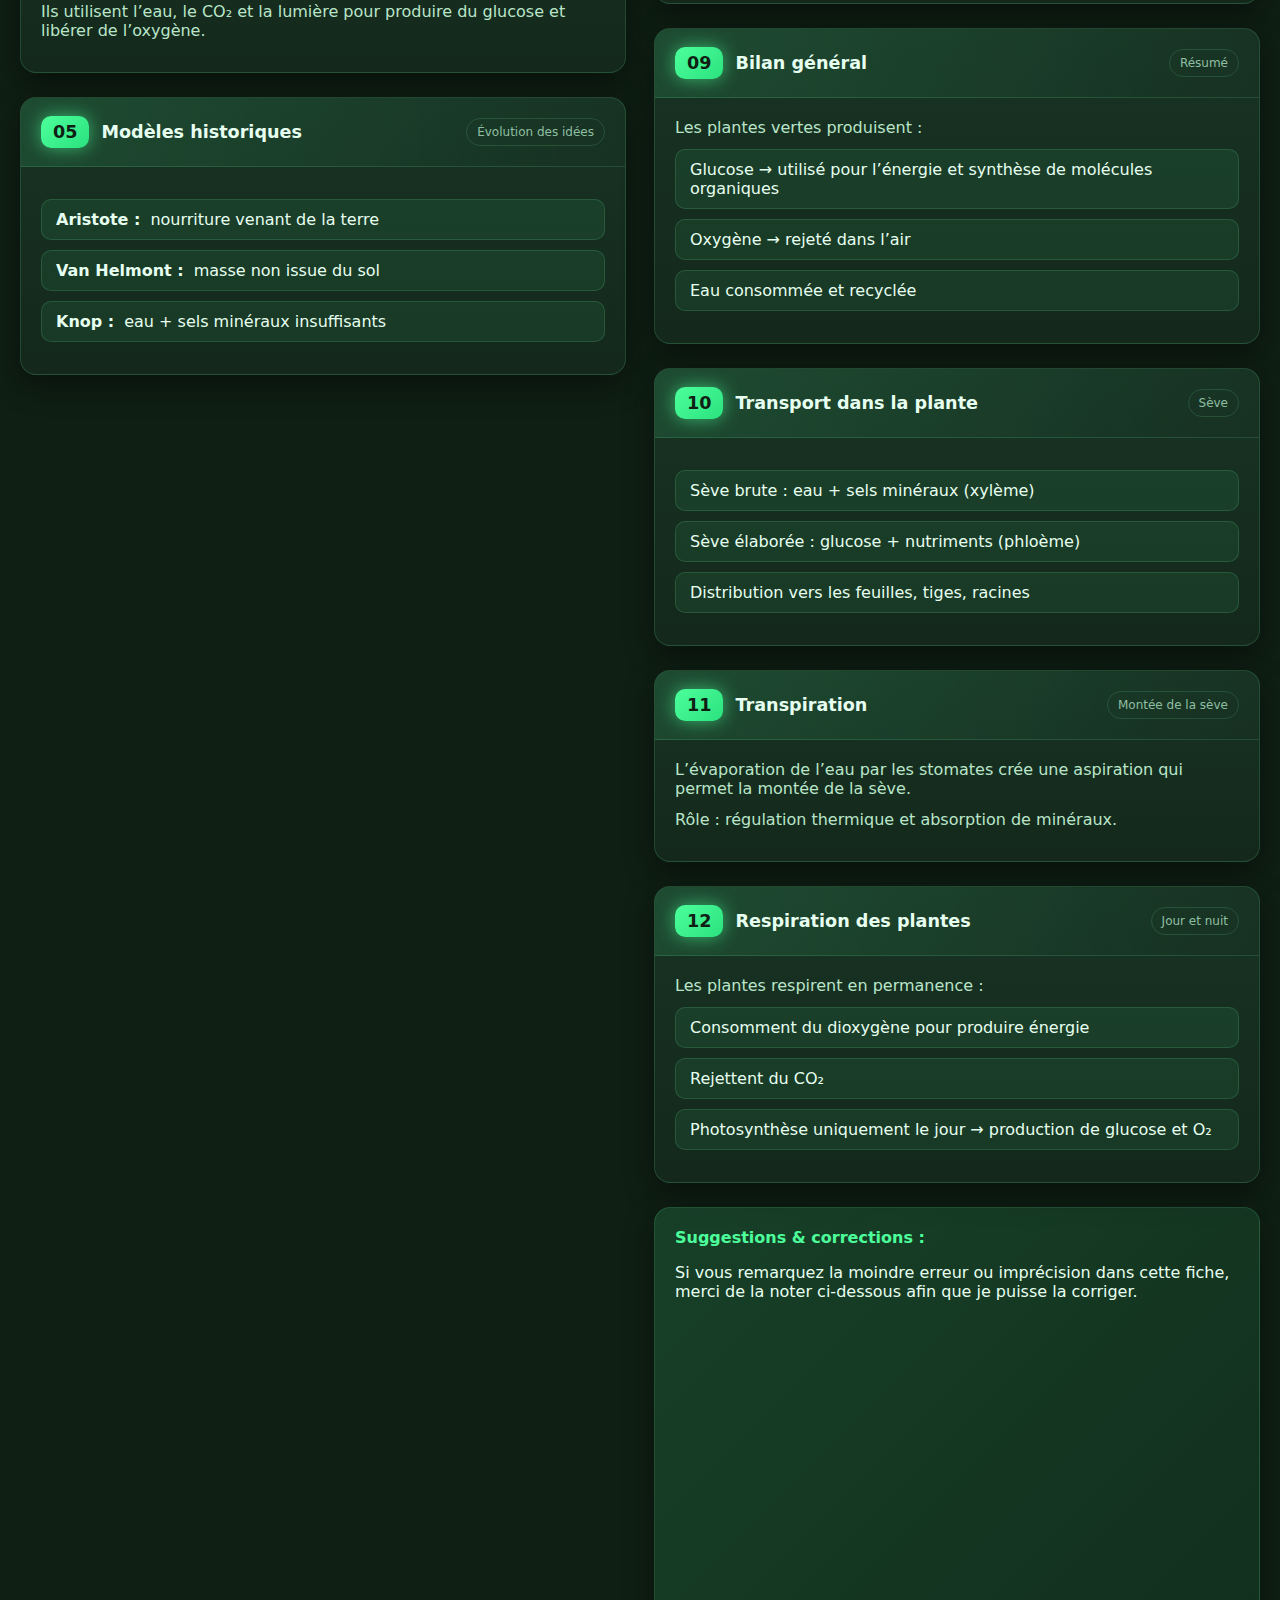
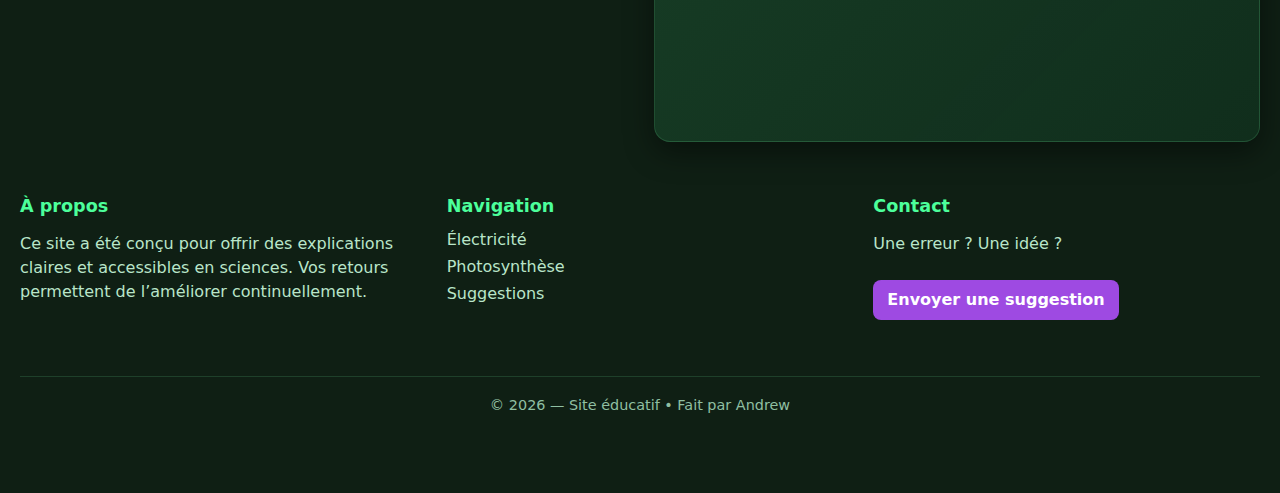
<file: photosyn.html>
<!DOCTYPE html>
<html lang="fr">
<head>
  <meta charset="UTF-8" />
  <title>Résumé – Photosynthèse</title>
  <link rel="stylesheet" href="photosyn.css">
  <meta name="viewport" content="width=device-width, initial-scale=1.0" />
</head>

<body>
 
    <header class="nav">
        <div class="nav-left">
            <div class="logo">SCIENCES</div>
        </div>

        <button class="nav-toggle" id="navToggle">
            <span></span><span></span><span></span>
        </button>

        <nav class="nav-menu" id="navMenu">
            <a href="index.html">Accueil</a>
            <a href="electricite.html">Électricité</a>
            <a href="photosyn.html">Photosynthèse</a>
            <a href="suggestions.html">Suggestions</a>
        </nav>
    </header>



<main class="page">
  <header class="header">
    <div class="title-block">
      <div class="badge">
        <span class="badge-dot"></span>
        <span>Photosynthèse – Fiche de synthèse</span>
      </div>
      <h1>Photosynthèse et nutrition des plantes</h1>
      <p class="subtitle">
        Comment les plantes fabriquent leur matière, transportent la sève
        et échangent avec leur environnement.
      </p>
    </div>

    <div class="meta">
      <div class="meta-chip">Niveau : 3ème 5h Science Mater Dei</div>
      <div class="meta-row">
        <div class="meta-pill">Thème : végétaux</div>
      </div>
    </div>
  </header>

  <section class="summary-banner">
    <div class="summary-tagline">En un coup d’œil :</div>
    <div class="summary-items">
      <div class="summary-chip">Photosynthèse = fabrication de glucose</div>
      <div class="summary-chip">Besoin de lumière, eau, CO₂</div>
      <div class="summary-chip">Production d’oxygène</div>
      <div class="summary-chip">Transport par xylème et phloème</div>
      <div class="summary-chip">Respiration et transpiration</div>
    </div>
  </section>

  <section class="grid">

    <div class="column">

      <article class="card">
        <div class="card-header">
          <div class="card-title">
            <span class="card-index">01</span>
            Diffusion
          </div>
          <span class="card-tag">Déplacement spontané</span>
        </div>
        <div class="card-content">
          <p>La diffusion est le déplacement spontané des molécules.</p>
          <ul class="card-list">
            <li><span>Du milieu le plus concentré vers le moins concentré</span></li>
            <li><span>Exemple : une goutte de colorant dans l’eau</span></li>
            <li><span>Permet les échanges gazeux dans les feuilles (CO₂ et O₂)</span></li>
          </ul>
        </div>
      </article>

      <article class="card">
        <div class="card-header">
          <div class="card-title">
            <span class="card-index">02</span>
            Perméabilité sélective
          </div>
          <span class="card-tag">Membrane</span>
        </div>
        <div class="card-content">
          <p>
            Une membrane perméable sélective laisse passer certaines substances
            mais pas d’autres.
          </p>
          <p>Exemple : la membrane cellulaire contrôle l’entrée de l’eau, des ions et du CO₂.</p>
          <p>Importance : protège les cellules et permet l’équilibre interne.</p>
        </div>
      </article>

      <article class="card">
        <div class="card-header">
          <div class="card-title">
            <span class="card-index">03</span>
            Osmose
          </div>
          <span class="card-tag">Diffusion de l’eau</span>
        </div>
        <div class="card-content">
          <p>
            L’osmose est un type de diffusion où seule l’eau traverse une membrane
            perméable sélective.
          </p>
          <ul class="card-list">
            <li><span>Eau : milieu le moins concentré → le plus concentré</span></li>
            <li><span>Maintien de l’équilibre en eau des cellules</span></li>
            <li><span>Essentiel pour l’absorption de l’eau par les racines</span></li>
          </ul>
        </div>
      </article>

      <article class="card">
        <div class="card-header">
          <div class="card-title">
            <span class="card-index">04</span>
            Nutrition des végétaux
          </div>
          <span class="card-tag">Autotrophes</span>
        </div>
        <div class="card-content">
          <p>
            Les végétaux fabriquent leur propre nourriture grâce à la photosynthèse.
          </p>
          <p>Ils utilisent l’eau, le CO₂ et la lumière pour produire du glucose et libérer de l’oxygène.</p>
        </div>
      </article>

      <article class="card">
        <div class="card-header">
          <div class="card-title">
            <span class="card-index">05</span>
            Modèles historiques
          </div>
          <span class="card-tag">Évolution des idées</span>
        </div>
        <div class="card-content">
          <ul class="card-list">
            <li><span><strong>Aristote :</strong> nourriture venant de la terre</span></li>
            <li><span><strong>Van Helmont :</strong> masse non issue du sol</span></li>
            <li><span><strong>Knop :</strong> eau + sels minéraux insuffisants</span></li>
          </ul>
        </div>
      </article>

    </div>

    <div class="column">

      <article class="card">
        <div class="card-header">
          <div class="card-title">
            <span class="card-index">06</span>
            Origine du carbone
          </div>
          <span class="card-tag">CO₂</span>
        </div>
        <div class="card-content">
          <p>
            Le carbone des plantes provient du dioxyde de carbone de l’air.
          </p>
          <p>Glucose : C₆H₁₂O₆ – utilisé pour produire énergie et matières organiques.</p>
          <p>Amidon : réserve de glucose pour périodes sans lumière.</p>
        </div>
      </article>

      <article class="card">
        <div class="card-header">
          <div class="card-title">
            <span class="card-index">07</span>
            Définition de la photosynthèse
          </div>
          <span class="card-tag">Transformation</span>
        </div>
        <div class="card-content">
          <p>
            La photosynthèse transforme eau, CO₂ et sels minéraux en glucose et oxygène grâce à la lumière.
          </p>
          <ul class="card-list">
            <li><span>Eau absorbée par les racines</span></li>
            <li><span>CO₂ absorbé par les stomates</span></li>
            <li><span>Lumière captée par la chlorophylle</span></li>
            <li><span>Production de glucose et O₂</span></li>
          </ul>
        </div>
      </article>

      <article class="card">
        <div class="card-header">
          <div class="card-title">
            <span class="card-index">08</span>
            Facteurs influençant
          </div>
          <span class="card-tag">Conditions</span>
        </div>
        <div class="card-content">
          <ul class="card-list">
            <li><span>Température optimale ≈ 25–35 °C</span></li>
            <li><span>Eau disponible pour la sève brute</span></li>
            <li><span>Humidité et ouverture des stomates</span></li>
            <li><span>Chlorophylle (quantité et santé de la feuille)</span></li>
            <li><span>Concentration en CO₂ dans l’air</span></li>
            <li><span>Intensité lumineuse et qualité de la lumière</span></li>
          </ul>
        </div>
      </article>

      <article class="card">
        <div class="card-header">
          <div class="card-title">
            <span class="card-index">09</span>
            Bilan général
          </div>
          <span class="card-tag">Résumé</span>
        </div>
        <div class="card-content">
          <p>Les plantes vertes produisent :</p>
          <ul class="card-list">
            <li><span>Glucose → utilisé pour l’énergie et synthèse de molécules organiques</span></li>
            <li><span>Oxygène → rejeté dans l’air</span></li>
            <li><span>Eau consommée et recyclée</span></li>
          </ul>
        </div>
      </article>

      <article class="card">
        <div class="card-header">
          <div class="card-title">
            <span class="card-index">10</span>
            Transport dans la plante
          </div>
          <span class="card-tag">Sève</span>
        </div>
        <div class="card-content">
          <ul class="card-list">
            <li><span>Sève brute : eau + sels minéraux (xylème)</span></li>
            <li><span>Sève élaborée : glucose + nutriments (phloème)</span></li>
            <li><span>Distribution vers les feuilles, tiges, racines</span></li>
          </ul>
        </div>
      </article>

      <article class="card">
        <div class="card-header">
          <div class="card-title">
            <span class="card-index">11</span>
            Transpiration
          </div>
          <span class="card-tag">Montée de la sève</span>
        </div>
        <div class="card-content">
          <p>
            L’évaporation de l’eau par les stomates crée une aspiration qui permet la montée de la sève.
          </p>
          <p>Rôle : régulation thermique et absorption de minéraux.</p>
        </div>
      </article>

      <article class="card">
        <div class="card-header">
          <div class="card-title">
            <span class="card-index">12</span>
            Respiration des plantes
          </div>
          <span class="card-tag">Jour et nuit</span>
        </div>
        <div class="card-content">
          <p>
            Les plantes respirent en permanence :
          </p>
          <ul class="card-list">
            <li><span>Consomment du dioxygène pour produire énergie</span></li>
            <li><span>Rejettent du CO₂</span></li>
            <li><span>Photosynthèse uniquement le jour → production de glucose et O₂</span></li>
          </ul>
        </div>
      </article>
      <section class="summary-banner">
  <div class="summary-tagline">Suggestions & corrections :</div>
  <p>
    Si vous remarquez la moindre erreur ou imprécision dans cette fiche, 
    merci de la noter ci-dessous afin que je puisse la corriger.
  </p>
  <form id="suggestion-form">
    <iframe src="https://forms.gle/TB9JKxcoPdGkVRw47" width="100%" height="400" frameborder="0">Chargement…</iframe>
  </form>
  <div id="suggestion-message" style="display:none; margin-top:12px; padding:12px; border-radius:12px; background:rgba(76,255,155,0.2); color:var(--text-main); font-weight:600;">
    Merci pour votre suggestion ! Elle sera corrigée rapidement.
  </div>

</section>





    </div>
    
  </section>

<footer class="site-footer">
    <div class="footer-content">
        <div class="footer-section">
            <h3>À propos</h3>
            <p>
                Ce site a été conçu pour offrir des explications claires et accessibles 
                en sciences. Vos retours permettent de l’améliorer continuellement.
            </p>
        </div>

        <div class="footer-section">
            <h3>Navigation</h3>
            <ul>
                <li><a href="electricite.html">Électricité</a></li>
                <li><a href="photosyn.html">Photosynthèse</a></li>
                <li><a href="suggestions.html">Suggestions</a></li>
            </ul>
        </div>

        <div class="footer-section">
            <h3>Contact</h3>
            <p>Une erreur ? Une idée ?</p>
            <p><a href="suggestions.html" class="footer-btn">Envoyer une suggestion</a></p>
        </div>
    </div>

    <div class="footer-bottom">
        © 2026 — Site éducatif • Fait par Andrew
    </div>
</footer>
  <script src="photosyn.js"></script>


</main>
</file>
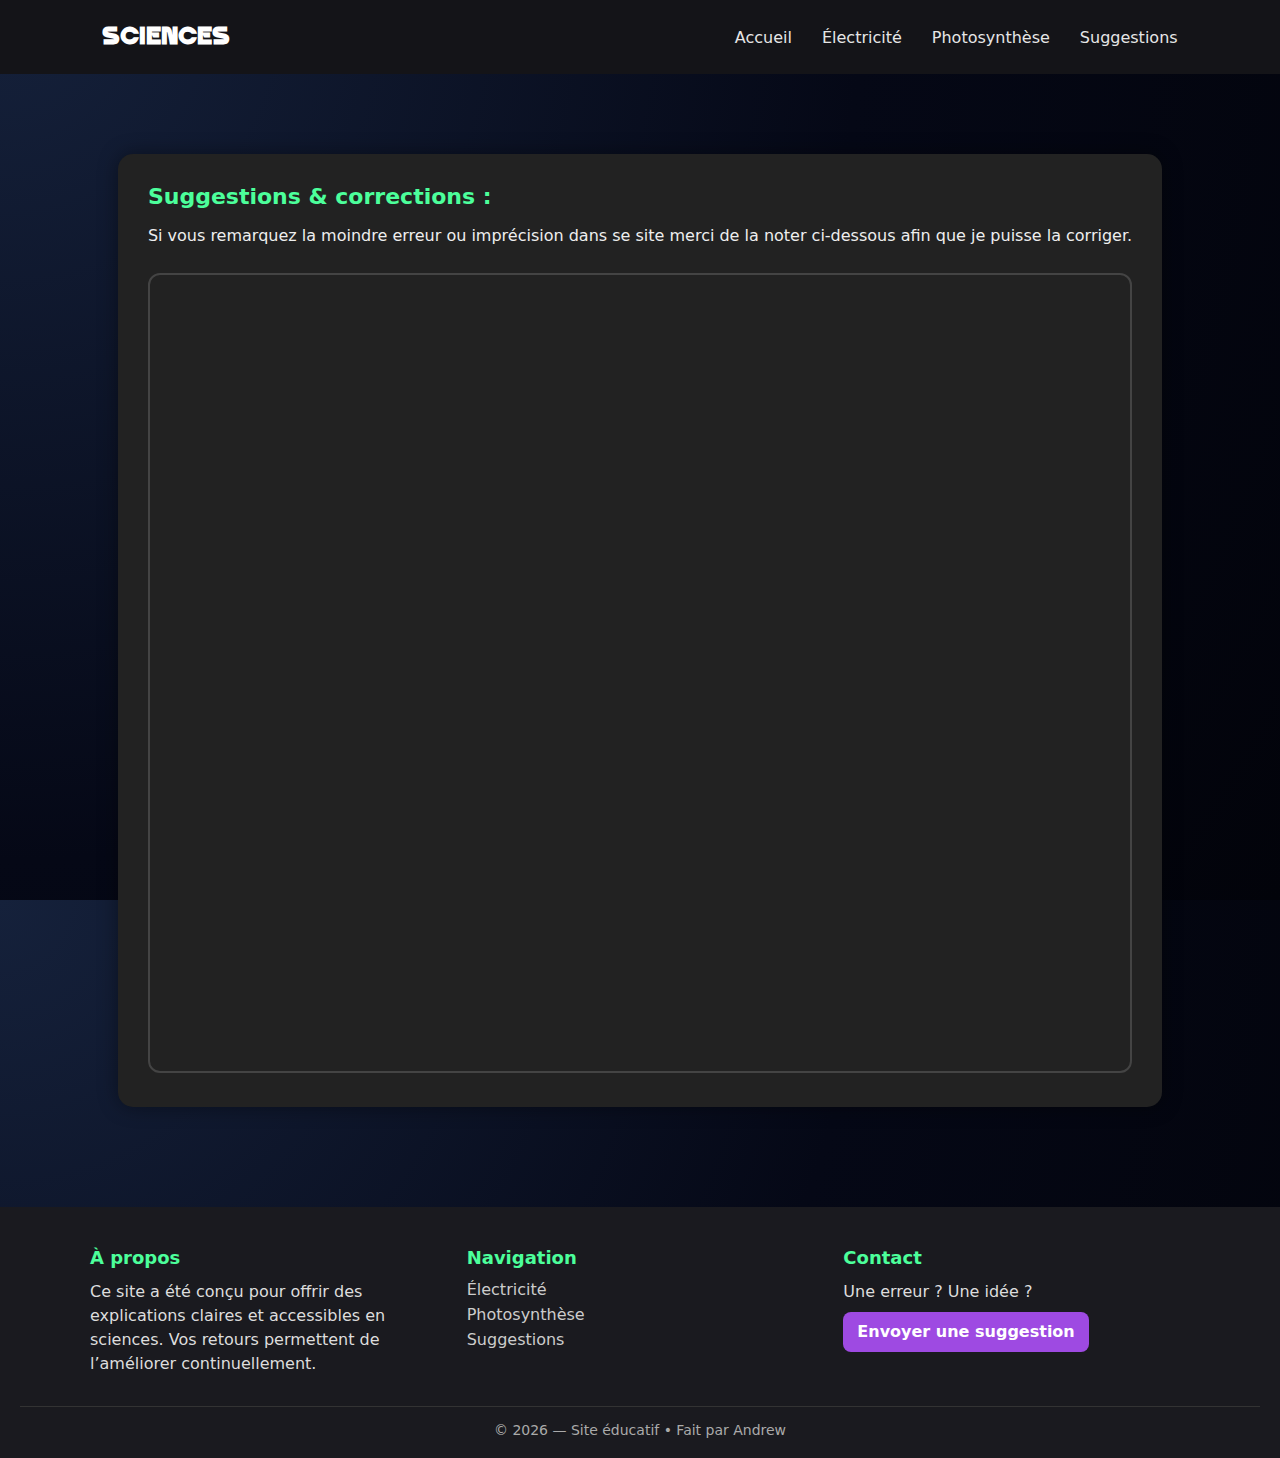
<file: suggestions.html>
<!DOCTYPE html>
<html lang="fr">
<head>
    <meta charset="UTF-8">
    <meta name="viewport" content="width=device-width, initial-scale=1.0">
    <title>Page de Suggestions</title>
    <link rel="stylesheet" href="suggestions.css">
</head>
<body>
    <header class="nav">
  <div class="nav-inner">
    <div class="logo">SCIENCES</div>

    <nav class="nav-menu" id="navMenu">
      <a href="index.html">Accueil</a>
      <a href="electricite.html">Électricité</a>
      <a href="photosyn.html">Photosynthèse</a>
      <a href="suggestions.html">Suggestions</a>
    </nav>

    <button class="nav-toggle" id="navToggle">
      <span></span><span></span><span></span>
    </button>
  </div>
</header>


<main>
    <section class="summary-banner">
        <div class="summary-tagline">Suggestions & corrections :</div>
        <p>
            Si vous remarquez la moindre erreur ou imprécision dans se site
            merci de la noter ci-dessous afin que je puisse la corriger.
        </p>
        <form id="suggestion-form">
            <iframe src="https://forms.gle/TB9JKxcoPdGkVRw47" width="100%" height="800" frameborder="0">Chargement…</iframe>
        </form>
        <div id="suggestion-message" style="display:none; margin-top:12px; padding:12px; border-radius:12px; background:rgba(76,255,155,0.2); color:var(--text-main); font-weight:600;">
            Merci pour votre suggestion ! Elle sera corrigée rapidement.
        </div>
    </section>
</main>

<footer class="site-footer">
    <div class="footer-content">
        <div class="footer-section">
            <h3>À propos</h3>
            <p>
                Ce site a été conçu pour offrir des explications claires et accessibles 
                en sciences. Vos retours permettent de l’améliorer continuellement.
            </p>
        </div>

        <div class="footer-section">
            <h3>Navigation</h3>
            <ul>
                <li><a href="electricite.html">Électricité</a></li>
                <li><a href="photosyn.html">Photosynthèse</a></li>
                <li><a href="suggestions.html">Suggestions</a></li>
            </ul>
        </div>

        <div class="footer-section">
            <h3>Contact</h3>
            <p>Une erreur ? Une idée ?</p>
            <p><a href="suggestions.html" class="footer-btn">Envoyer une suggestion</a></p>
        </div>
    </div>

    <div class="footer-bottom">
        © 2026 — Site éducatif • Fait par Andrew
    </div>
</footer>

<script src="suggestions.js"></script>

</body>
</html>
</file>
<file: accueil.css>
@font-face {
    font-family: Oughter;
    src: url(Oughter.otf);
}


:root {
    --bg: #0b0b0d;
    --bg-light: #141418;
    --text: #ffffff;
    --text-muted: #9a9a9a;
    --gold: #d4af37;
    --radius: 18px;
    --shadow: 0 8px 25px rgba(0,0,0,0.4);
    --transition: 0.25s ease;
      --color-main: #9e4ae2;
    --color-accent: #4cff9b
}

body {
    margin: 0;
    background: var(--bg);
    color: var(--text);
    font-family: system-ui, -apple-system, BlinkMacSystemFont, "SF Pro Text", "Segoe UI", sans-serif;
}


.nav {
    display: flex;
    justify-content: space-between;
    align-items: center;
    padding: 22px 8%;
    background: var(--bg-light);
    box-shadow: var(--shadow);
    position: sticky;
    top: 0;
    z-index: 100;
}

.logo {
    font-family: Oughter;
    font-size: 1.4rem;
    font-weight: 700;
    color: var(--gold);
    letter-spacing: 1px;
}

.nav-menu {
    display: flex;
    gap: 30px;
}

.nav-menu a {
    color: var(--text);
    text-decoration: none;
    font-size: 1rem;
    transition: var(--transition);
}

.nav-menu a:hover {
    color: var(--gold);
}

/* Hamburger */
.nav-toggle {
    display: none;
    flex-direction: column;
    gap: 5px;
    background: none;
    border: none;
    cursor: pointer;
}

.nav-toggle span {
    width: 25px;
    height: 3px;
    background: var(--gold);
    border-radius: 3px;
}


.hero {
    text-align: center;
    padding: 120px 10% 80px;
}

.hero h1 {
    font-size: 3rem;
    font-weight: 700;
}

.hero h1 span {
    color: var(--gold);
}

.hero p {
    margin-top: 15px;
    color: var(--text-muted);
    font-size: 1.2rem;
}




.subjects {
    display: grid;
    grid-template-columns: repeat(auto-fit, minmax(260px, 1fr));
    gap: 35px;
    padding: 40px 10% 80px;
}

.subject-card {
    background: var(--bg-light);
    padding: 35px;
    border-radius: var(--radius);
    text-decoration: none;
    color: var(--text);
    text-align: center;
    box-shadow: var(--shadow);
    border: 1px solid rgba(255,255,255,0.05);
    transition: var(--transition);
}

.subject-card:hover {
    transform: translateY(-8px);
    border-color: var(--gold);
}

.icon {
    font-size: 2.5rem;
    margin-bottom: 15px;
}

.subject-card h2 {
    margin: 0;
    font-size: 1.6rem;
}

.subject-card p {
    margin-top: 8px;
    color: var(--text-muted);
}



.footer {
    text-align: center;
    padding: 40px 0;
    color: var(--text-muted);
    background: #0a0a0c;
}




@media (max-width: 900px) {
    .nav-menu {
        position: absolute;
        top: 70px;
        right: 8%;
        background: var(--bg-light);
        padding: 20px;
        border-radius: var(--radius);
        flex-direction: column;
        gap: 20px;
        display: none;
    }

    .nav-menu.open {
        display: flex;
    }

    .nav-toggle {
        display: flex;
    }
}

.footer {
  background: linear-gradient(
    180deg,
    rgba(24, 52, 36, 0.95),
    rgba(15, 31, 20, 0.98)
  );
  border-top: 1px solid var(--card-border);
  padding: 40px 20px 30px;
  margin-top: 60px;
  box-shadow: 0 -10px 30px rgba(0, 0, 0, 0.4);
}

.footer-content {
  max-width: 1300px;
  margin: 0 auto;
  display: grid;
  grid-template-columns: repeat(3, 1fr);
  gap: 40px;
}

.footer-section h3 {
  color: var(--accent);
  font-size: 1.1rem;
  margin-bottom: 14px;
}

.footer-section p {
  color: var(--text-soft);
  line-height: 1.5;
}

.footer-section ul {
  list-style: none;
  padding: 0;
  margin: 0;
  display: flex;
  flex-direction: column;
  gap: 8px;
}

.footer-section a {
  color: var(--text-soft);
  transition: color 0.2s ease;
}

.footer-section a:hover {
  color: var(--accent);
}

.footer-bottom {
  text-align: center;
  margin-top: 40px;
  padding-top: 20px;
  border-top: 1px solid var(--card-border);
  color: var(--text-muted);
  font-size: 0.9rem;
}

/* /* Responsive  */
@media (max-width: 900px) {
  .footer-content {
    grid-template-columns: 1fr;
    text-align: center;
  }
}


.footer-btn {
    display: inline-block;
    margin-top: 8px;
    padding: 8px 14px;
    background: var(--color-main);
    color: white !important;
    border-radius: 8px;
    font-weight: bold;
    transition: background 0.2s;
}
.footer-btn:hover {
    background: var(--color-accent);
    color: #038539 !important;
}

a {
    text-decoration: none;
}
</file>
<file: style.css>
@font-face {
  font-family: Oughter;
  src: url(Oughter.otf);
}

:root {
  --bg: #050816;
  --bg-soft: #0b1020;
  --bg-softer: #11182a;
  --accent: #4f9dff;
  --accent-soft: rgba(79, 157, 255, 0.12);
  --accent-strong: #7bc5ff;
  --text-main: #f5f7ff;
  --text-soft: #c3c8e0;
  --text-muted: #8a90b2;
  --border-subtle: #232b45;
  --danger: #ff6b6b;
  --shadow-soft: 0 18px 40px rgba(0, 0, 0, 0.45);
  --radius-lg: 18px;
  --radius-md: 12px;
  --radius-pill: 999px;
  --transition-fast: 0.18s ease-out;
  --transition-med: 0.28s ease-out;
    --color-main: #9e4ae2;
    --color-accent: #4cff9b;
}

* {
  box-sizing: border-box;
  margin: 0;
  padding: 0;
}
a {
  text-decoration: none;
}

body {
  font-family: system-ui, -apple-system, BlinkMacSystemFont, "SF Pro Text", "Segoe UI", sans-serif;
  background: radial-gradient(circle at top left, #15213b 0, #050816 55%, #02030a 100%);
  color: var(--text-main);
  min-height: 100vh;
  margin: 0;
}


.page {
  max-width: 1100px;
  margin: 0 auto;
  padding: 32px 18px 40px;
}


/* Header principal */
.header {
  display: flex;
  justify-content: space-between;
  align-items: flex-start;
  gap: 20px;
  margin-bottom: 28px;
}

.title-block {
  max-width: 620px;
}

.badge {
  display: inline-flex;
  align-items: center;
  gap: 8px;
  padding: 4px 12px;
  border-radius: var(--radius-pill);
  background: rgba(79, 157, 255, 0.1);
  border: 1px solid rgba(79, 157, 255, 0.35);
  color: var(--accent-strong);
  font-size: 12px;
  text-transform: uppercase;
  letter-spacing: 0.09em;
  margin-bottom: 10px;
}

.badge-dot {
  width: 7px;
  height: 7px;
  border-radius: 999px;
  background: radial-gradient(circle at 30% 20%, #dff0ff 0, #4f9dff 40%, #246bff 100%);
  box-shadow: 0 0 10px rgba(79, 157, 255, 0.8);
}

h1 {
  font-size: 28px;
  font-weight: 650;
  letter-spacing: 0.03em;
  margin-bottom: 6px;
}

.subtitle {
  font-size: 14px;
  color: var(--text-soft);
  max-width: 520px;
}

.meta {
  display: flex;
  flex-direction: column;
  align-items: flex-end;
  gap: 8px;
  font-size: 12px;
  color: var(--text-muted);
}

.meta-chip {
  padding: 4px 10px;
  border-radius: var(--radius-pill);
  background: rgba(8, 14, 35, 0.8);
  border: 1px solid rgba(68, 94, 161, 0.7);
  backdrop-filter: blur(10px);
}

.meta-row {
  display: flex;
  gap: 8px;
  align-items: center;
}

.meta-pill {
  padding: 4px 10px;
  border-radius: var(--radius-pill);
  background: rgba(16, 24, 54, 0.9);
  border: 1px solid rgba(61, 94, 175, 0.7);
}

/* Layout des cartes */
.grid {
  display: grid;
  grid-template-columns: minmax(0, 1.4fr) minmax(0, 1fr);
  gap: 18px;
  align-items: flex-start;
}

.column {
  display: flex;
  flex-direction: column;
  gap: 12px;
}

.card {
  background: radial-gradient(circle at top left, rgba(79, 157, 255, 0.15) 0, rgba(9, 13, 35, 0.96) 40%, rgba(5, 7, 22, 0.98) 100%);
  border-radius: var(--radius-lg);
  border: 1px solid rgba(68, 88, 160, 0.8);
  box-shadow: var(--shadow-soft);
  padding: 16px 18px 14px;
  position: relative;
  overflow: hidden;
  transition: transform var(--transition-med), box-shadow var(--transition-med), border-color var(--transition-med), background var(--transition-med);
}

.card::before {
  content: "";
  position: absolute;
  inset: -20%;
  background: radial-gradient(circle at top right, rgba(124, 189, 255, 0.14), transparent 55%);
  opacity: 0;
  transition: opacity var(--transition-med);
  pointer-events: none;
}

.card:hover {
  transform: translateY(-3px);
  box-shadow: 0 20px 45px rgba(0, 0, 0, 0.55);
  border-color: rgba(109, 164, 255, 0.9);
}

.card:hover::before {
  opacity: 1;
}

.card-header {
  display: flex;
  justify-content: space-between;
  align-items: baseline;
  margin-bottom: 10px;
  gap: 8px;
}

.card-title {
  font-size: 16px;
  font-weight: 600;
  letter-spacing: 0.04em;
  text-transform: uppercase;
  display: flex;
  align-items: center;
  gap: 8px;
}

.card-index {
  font-size: 11px;
  color: var(--accent-strong);
  text-transform: none;
  background: rgba(79, 157, 255, 0.12);
  padding: 2px 8px;
  border-radius: var(--radius-pill);
  border: 1px solid rgba(79, 157, 255, 0.45);
}

.card-tag {
  font-size: 11px;
  color: var(--text-muted);
  padding: 3px 8px;
  border-radius: var(--radius-pill);
  border: 1px solid rgba(61, 78, 136, 0.8);
  background: rgba(13, 19, 44, 0.9);
}

.card-content {
  font-size: 13px;
  color: var(--text-soft);
  line-height: 1.6;
}

.card-content p {
  margin-bottom: 6px;
}

.card-content p:last-child {
  margin-bottom: 0;
}

.card-list {
  list-style: none;
  margin-top: 4px;
}

.card-list li {
  display: flex;
  gap: 8px;
  align-items: flex-start;
  margin-bottom: 4px;
}

.card-list li::before {
  content: "";
  margin-top: 6px;
  flex-shrink: 0;
  width: 7px;
  height: 7px;
  border-radius: 999px;
  background: radial-gradient(circle at 30% 20%, #ffffff 0, #4f9dff 45%, #1e5ac7 100%);
  box-shadow: 0 0 6px rgba(79, 157, 255, 0.9);
}

.card-highlight {
  display: inline-flex;
  padding: 4px 7px;
  border-radius: 7px;
  background: rgba(12, 185, 120, 0.09);
  border: 1px solid rgba(69, 208, 157, 0.5);
  color: #aef8d3;
  font-size: 11px;
  margin-left: 3px;
}

.card-warning {
  display: inline-flex;
  padding: 4px 7px;
  border-radius: 7px;
  background: rgba(255, 107, 107, 0.08);
  border: 1px solid rgba(255, 107, 107, 0.6);
  color: #ffb3b3;
  font-size: 11px;
  margin-left: 3px;
}

/* Formules */
.formula {
  display: inline-flex;
  align-items: center;
  justify-content: center;
  gap: 6px;
  padding: 5px 10px;
  border-radius: 9px;
  background: rgba(14, 20, 44, 0.9);
  border: 1px solid rgba(92, 123, 209, 0.9);
  font-family: "JetBrains Mono", Consolas, "SF Mono", monospace;
  font-size: 12px;
  color: var(--accent-strong);
  margin: 4px 0 6px;
}

.formula span.label {
  font-size: 11px;
  color: var(--text-muted);
  text-transform: uppercase;
  letter-spacing: 0.09em;
}

.formula.flash {
  box-shadow: 0 0 18px rgba(79,157,255,0.8);
  background: rgba(79,157,255,0.18);
  transform: scale(1.05);
}

/* Pilles */
.pill-row {
  display: flex;
  flex-wrap: wrap;
  gap: 6px;
  margin-top: 4px;
}

.pill {
  font-size: 11px;
  padding: 4px 9px;
  border-radius: var(--radius-pill);
  border: 1px solid rgba(55, 82, 158, 0.9);
  background: rgba(10, 15, 40, 0.9);
  color: var(--text-soft);
}

.pill.accent {
  border-color: rgba(79, 157, 255, 0.9);
  background: rgba(79, 157, 255, 0.1);
  color: var(--accent-strong);
}

/* Sécurité */
.safety-card {
  border-color: rgba(255, 107, 107, 0.8);
  background: radial-gradient(circle at top left, rgba(255, 107, 107, 0.18), rgba(9, 11, 25, 0.98));
}

.safety-card::before {
  background: radial-gradient(circle at top right, rgba(255, 189, 132, 0.2), transparent 55%);
}


.summary-banner {
  margin: 18px 0 14px;
  padding: 10px 14px;
  background: linear-gradient(120deg, rgba(20, 31, 72, 0.9), rgba(12, 20, 54, 0.95));
  border: 1px solid rgba(71, 97, 172, 0.9);
  border-radius: var(--radius-md);
  padding: 20px;
  margin-bottom: 36px;
  box-shadow: var(--shadow);
}

.summary-tagline {
  font-weight: 700;
  color: var(--accent);
  margin-bottom: 12px;
}

.summary-items {
  display: flex;
  flex-wrap: wrap;
  gap: 10px;
}

.summary-chip {
  background: rgba(10, 14, 36, 0.95);
  border: 1px solid var(--card-border);
  padding: 8px 14px;
  border-radius: 999px;
  font-size: 0.9rem;
  color: var(--text-soft);
}






.quiz-input {
  width: 100%;
  padding: 6px 10px;
  margin: 6px 0 10px;
  border-radius: var(--radius-md);
  border: 1px solid var(--border-subtle);
  background: var(--bg-soft);
  color: var(--text-main);
}

.quiz-btn {
  margin-top: 12px;
  padding: 8px 14px;
  border-radius: var(--radius-pill);
  background: var(--accent-soft);
  border: 1px solid var(--accent);
  color: var(--accent-strong);
  cursor: pointer;
  transition: var(--transition-fast);
}

.quiz-btn:hover {
  background: var(--accent);
  color: white;
}

.quiz-result {
  margin-top: 14px;
  padding: 10px;
  border-radius: var(--radius-md);
  background: rgba(0,0,0,0.2);
}

.quiz-correct {
  border-color: #3ddc84 !important;
  background: rgba(61, 220, 132, 0.15) !important;
  color: #3ddc84 !important;
}

.quiz-wrong {
  border-color: #ff6b6b !important;
  background: rgba(255, 107, 107, 0.15) !important;
  color: #ff6b6b !important;
}

.card {
  max-width: 100%;
  overflow-wrap: break-word;
  word-wrap: break-word;
}

.formula {
  white-space: normal;
  overflow-wrap: break-word;
}



.card svg {
  max-width: 100%;
  height: auto;
}

.quiz-input {
  width: 100%;
  box-sizing: border-box;
}



.card-content,
.card,
.formula,
.card-list li {
  overflow-wrap: break-word;
  word-break: break-word;
}



/* Responsivité */
@media (max-width: 880px) {
  body { padding: 20px 14px 26px; }
  h1 { font-size: 24px; }
  .grid { grid-template-columns: minmax(0, 1fr); }
  .meta { align-items: flex-start; }
  .summary-banner { flex-direction: column; align-items: flex-start; }
}

@media (max-width: 560px) {
  .card { padding: 14px 13px 11px; }
  .card-title { font-size: 14px; }
  .card-content { font-size: 12px; }
  h1 { font-size: 22px; }
}

@media (max-width: 720px) {
  body { padding: 14px 10px 22px; }
  .header { flex-direction: column; gap: 14px; }
  h1 { font-size: 20px; line-height: 1.25; }
  .subtitle { font-size: 13px; }
  .grid { grid-template-columns: 1fr; gap: 14px; }
  .card { padding: 14px 14px 12px; border-radius: 14px; max-height: none; overflow: visible; }
  .card-title { font-size: 14px; }
  .card-content { font-size: 12.5px; line-height: 1.55; }
  .card-list li { margin-bottom: 6px; }
  .card-list svg { width: 22px; height: auto; }
  .formula { font-size: 11.5px; padding: 6px 10px; }
  .pill-row { gap: 5px; }
  .pill { font-size: 10.5px; padding: 4px 8px; }
  .summary-banner { flex-direction: column; align-items: flex-start; padding: 12px; }
  .summary-chip { font-size: 10.5px; padding: 3px 7px; }
}

@media (max-width: 420px) {
  h1 { font-size: 18px; }
  .card { padding: 12px 12px 10px; max-height: none; overflow: visible; }
  .card-content { font-size: 12px; }
  .card-list svg { width: 20px; }
  .formula { font-size: 11px; }
  #toTop {
    position: fixed;
    bottom: 22px;
    right: 22px;
    width: 42px;
    height: 42px;
    border-radius: 50%;
    background: rgba(79,157,255,0.15);
    border: 1px solid rgba(79,157,255,0.45);
    color: #7bc5ff;
    font-size: 20px;
    cursor: pointer;
    backdrop-filter: blur(6px);
    display: none;
    transition: 0.25s ease;
  }
  #toTop:hover {
    background: rgba(79,157,255,0.25);
    transform: translateY(-3px);
  }
}






.footer {
  background: linear-gradient(
    180deg,
    rgba(24, 52, 36, 0.95),
    rgba(15, 31, 20, 0.98)
  );
  border-top: 1px solid var(--card-border);
  padding: 40px 20px 30px;
  margin-top: 60px;
  box-shadow: 0 -10px 30px rgba(0, 0, 0, 0.4);
}

.footer-content {
  max-width: 1300px;
  margin: 0 auto;
  display: grid;
  grid-template-columns: repeat(3, 1fr);
  gap: 40px;
}

.footer-section h3 {
  color: var(--accent);
  font-size: 1.1rem;
  margin-bottom: 14px;
}

.footer-section p {
  color: var(--text-soft);
  line-height: 1.5;
}

.footer-section ul {
  list-style: none;
  padding: 0;
  margin: 0;
  display: flex;
  flex-direction: column;
  gap: 8px;
}

.footer-section a {
  color: var(--text-soft);
  transition: color 0.2s ease;
}

.footer-section a:hover {
  color: var(--accent);
}

.footer-bottom {
  text-align: center;
  margin-top: 40px;
  padding-top: 20px;
  border-top: 1px solid var(--card-border);
  color: var(--text-muted);
  font-size: 0.9rem;
}

/* Responsive */
@media (max-width: 900px) {
  .footer-content {
    grid-template-columns: 1fr;
    text-align: center;
  }
}


.footer-btn {
    display: inline-block;
    margin-top: 8px;
    padding: 8px 14px;
    background: var(--color-main);
    color: white !important;
    border-radius: 8px;
    font-weight: bold;
    transition: background 0.2s;
}
.footer-btn:hover {
    background: var(--color-accent);
    color: #038539 !important;
}












/* NAVBAR BASE */
.nav {
    display: flex;
    justify-content: space-between;
    align-items: center;
    padding: 22px 8%;
    background: transparent;
    position: sticky;
    top: 0;
    z-index: 100;
    
}

.logo {
  font-family: Oughter;
    font-size: 1.4rem;
    font-weight: 700;
    color: #ffffff;
}

/* Desktop menu */
.nav-menu {
    display: flex;
    gap: 30px;
}

.nav-menu a {
    color: #e6e6e6;
    text-decoration: none;
    transition: 0.25s ease;
}

.nav-menu a:hover {
    color: #6c9fff;
}

/* Hamburger button (hidden on desktop) */
.nav-toggle {
    display: none;
    flex-direction: column;
    gap: 5px;
    background: none;
    border: none;
    cursor: pointer;
}

.nav-toggle span {
    width: 25px;
    height: 3px;
    background: #ffffff;
    border-radius: 3px;
}


@media (max-width: 900px) {

    /* Show hamburger */
    .nav-toggle {
        display: flex;
    }

    /* Hide menu by default */
    .nav-menu {
        display: none;
        position: absolute;
        top: 70px;
        right: 8%;
        background: #141418;
        padding: 20px;
        border-radius: 12px;
        flex-direction: column;
        gap: 20px;
        box-shadow: 0 8px 25px rgba(0,0,0,0.4);
    }

    /* When opened */
    .nav-menu.open {
        display: flex;
    }
  }
</file>
<file: photosyn.css>
@font-face {
  font-family: Oughter;
  src: url(Oughter.otf);
}

:root {
  --bg-main: #0f1f14;
  --bg-soft: #14291c;
  --card-bg: #183424;
  --card-border: rgba(120, 255, 170, 0.15);

  --text-main: #e7fff0;
  --text-soft: #b9e5c9;
  --text-muted: #8fbfa2;

  --accent: #4cff9b;
  --accent-strong: #2be27f;
  --accent-dark: #1aa865;

  --danger: #ff6b6b;
  --shadow: 0 10px 30px rgba(0, 0, 0, 0.45);
  --radius: 16px;
    --color-main: #9e4ae2;
    --color-accent: #4cff9b;
}

* {
  box-sizing: border-box;
}

body {
  margin: 0;
  font-family: system-ui, -apple-system, BlinkMacSystemFont, "Segoe UI",
    Roboto, sans-serif;
  background: radial-gradient(
      1200px 600px at 20% -10%,
      rgba(76, 255, 155, 0.15),
      transparent 40%
    ),
    radial-gradient(
      1000px 500px at 80% 0%,
      rgba(43, 226, 127, 0.12),
      transparent 45%
    ),
    var(--bg-main);
  color: var(--text-main);
}

a {
  color: var(--accent);
  text-decoration: none;
}

.page {
  max-width: 1300px;
  margin: 0 auto;
  padding: 32px 20px 80px;
}

.header {
  display: grid;
  grid-template-columns: 1fr auto;
  gap: 32px;
  margin-bottom: 32px;
}

.title-block {
  max-width: 700px;
}

.badge {
  display: inline-flex;
  align-items: center;
  gap: 10px;
  background: rgba(76, 255, 155, 0.12);
  color: var(--accent);
  padding: 8px 14px;
  border-radius: 999px;
  font-weight: 600;
  font-size: 0.9rem;
}

.badge-dot {
  width: 8px;
  height: 8px;
  background: var(--accent);
  border-radius: 50%;
  box-shadow: 0 0 12px var(--accent);
}

h1 {
  margin: 16px 0 10px;
  font-size: 2.4rem;
  line-height: 1.15;
}

.subtitle {
  color: var(--text-soft);
  font-size: 1.05rem;
}

.meta {
  display: flex;
  flex-direction: column;
  gap: 10px;
  justify-content: flex-start;
}

.meta-chip {
  background: linear-gradient(
    135deg,
    rgba(0, 255, 110, 0.315),
    rgba(26, 168, 101, 0.25)
  );
  padding: 10px 16px;
  border-radius: 999px;
  font-weight: 600;
  color: #0f1f14;
}

.meta-pill {
  background: var(--card-bg);
  padding: 8px 14px;
  border-radius: 999px;
  color: var(--text-soft);
  border: 1px solid var(--card-border);
}

.summary-banner {
  background: linear-gradient(
    135deg,
    rgba(76, 255, 155, 0.15),
    rgba(43, 226, 127, 0.08)
  );
  border: 1px solid var(--card-border);
  border-radius: var(--radius);
  padding: 20px;
  margin-bottom: 36px;
  box-shadow: var(--shadow);
}

.summary-tagline {
  font-weight: 700;
  color: var(--accent);
  margin-bottom: 12px;
}

.summary-items {
  display: flex;
  flex-wrap: wrap;
  gap: 10px;
}

.summary-chip {
  background: rgba(24, 52, 36, 0.9);
  border: 1px solid var(--card-border);
  padding: 8px 14px;
  border-radius: 999px;
  font-size: 0.9rem;
  color: var(--text-soft);
}

.grid {
  display: grid;
  grid-template-columns: 1fr 1fr;
  gap: 28px;
}

.column {
  display: flex;
  flex-direction: column;
  gap: 24px;
}

.card {
  background: linear-gradient(
    180deg,
    rgba(24, 52, 36, 0.98),
    rgba(20, 41, 28, 0.98)
  );
  border: 1px solid var(--card-border);
  border-radius: var(--radius);
  box-shadow: var(--shadow);
  overflow: hidden;
  transition: transform 0.25s ease, box-shadow 0.25s ease;
}

.card:hover {
  transform: translateY(-4px);
  box-shadow: 0 18px 40px rgba(0, 0, 0, 0.55);
}

.card-header {
  display: flex;
  justify-content: space-between;
  align-items: center;
  padding: 18px 20px;
  border-bottom: 1px solid var(--card-border);
  background: linear-gradient(
    90deg,
    rgba(76, 255, 155, 0.12),
    transparent
  );
}

.card-title {
  display: flex;
  align-items: center;
  gap: 12px;
  font-weight: 700;
  font-size: 1.1rem;
}

.card-index {
  background: linear-gradient(
    135deg,
    var(--accent),
    var(--accent-strong)
  );
  color: #0f1f14;
  padding: 6px 12px;
  border-radius: 10px;
  font-weight: 800;
  box-shadow: 0 0 18px rgba(76, 255, 155, 0.6);
}

.card-tag {
  font-size: 0.75rem;
  color: var(--text-muted);
  border: 1px solid var(--card-border);
  padding: 6px 10px;
  border-radius: 999px;
}

.card-content {
  padding: 20px;
}

.card-content p {
  margin: 0 0 12px;
  color: var(--text-soft);
}

.card-list {
  list-style: none;
  padding: 0;
  margin: 12px 0;
  display: flex;
  flex-direction: column;
  gap: 10px;
}

.card-list li span {
  display: flex;
  align-items: center;
  gap: 10px;
  background: rgba(76, 255, 155, 0.08);
  border: 1px solid var(--card-border);
  padding: 10px 14px;
  border-radius: 10px;
  color: var(--text-main);
}

.formula {
  display: flex;
  justify-content: space-between;
  align-items: center;
  background: rgba(26, 168, 101, 0.15);
  border: 1px solid rgba(76, 255, 155, 0.35);
  padding: 14px 16px;
  border-radius: 12px;
  font-family: "Courier New", monospace;
  font-weight: 700;
  margin: 14px 0;
}

.formula .label {
  color: var(--accent);
}











/* NAVBAR BASE */
.nav {
    display: flex;
    justify-content: space-between;
    align-items: center;
    padding: 22px 8%;
    background: transparent;
    position: sticky;
    top: 0;
    z-index: 100;
}

.logo {
  font-family: Oughter;
    font-size: 1.4rem;
    font-weight: 700;
    color: #ffffff;
}

/* Desktop menu */
.nav-menu {
    display: flex;
    gap: 30px;
}

.nav-menu a {
    color: #e6e6e6;
    text-decoration: none;
    transition: 0.25s ease;
}

.nav-menu a:hover {
    color: #00e660;
}

/* Hamburger button (hidden on desktop) */
.nav-toggle {
    display: none;
    flex-direction: column;
    gap: 5px;
    background: none;
    border: none;
    cursor: pointer;
}

.nav-toggle span {
    width: 25px;
    height: 3px;
    background: #ffffff;
    border-radius: 3px;
}

/* ------------------------------ */
/* MOBILE MODE */
/* ------------------------------ */

@media (max-width: 900px) {

    /* Show hamburger */
    .nav-toggle {
        display: flex;
    }

    /* Hide menu by default */
    .nav-menu {
        display: none;
        position: absolute;
        top: 70px;
        right: 8%;
        background: #141418;
        padding: 20px;
        border-radius: 12px;
        flex-direction: column;
        gap: 20px;
        box-shadow: 0 8px 25px rgba(0,0,0,0.4);
    }

    /* When opened */
    .nav-menu.open {
        display: flex;
    }
}





@media (max-width: 768px) {
  #hamburger-menu {
    position: fixed;
    inset: 0;
    border-radius: 0;
    padding-top: 120px;
    align-items: center;
    z-index: 1001;
  }

  #menu-overlay {
    z-index: 1000;
  }
}

#close-menu {
  display: none;
  position: absolute;
  top: 20px;
  left: 20px;
  background: transparent;
  border: none;
  color: white;
  font-size: 2rem;
  cursor: pointer;
}

@media (max-width: 768px) {
  #close-menu {
    display: block;
  }
}

/* ===== Mobile / Tablet =====  */
@media (max-width: 1024px) {
  .page {
    padding: 24px 16px 60px;
  }

  .grid {
    grid-template-columns: 1fr; 
  }

  .header {
    grid-template-columns: 1fr;
    gap: 16px;
    margin-bottom: 24px;
  }

  h1 {
    font-size: 2rem;
  }

  .subtitle {
    font-size: 1rem;
  }

  .card {
    border-radius: 12px;
  }
}

@media (max-width: 768px) {
  #hamburger-menu {
    width: 100%;
    padding-top: 100px;
    border-radius: 0;
  }

  .card-content {
    padding: 16px;
  }

  .summary-items {
    flex-direction: column;
    gap: 8px;
  }
}

@media (max-width: 480px) {
  h1 {
    font-size: 1.6rem;
  }

  .card-title {
    font-size: 1rem;
  }

  .badge {
    font-size: 0.8rem;
    padding: 6px 10px;
  }

  .summary-chip {
    font-size: 0.8rem;
    padding: 6px 10px;
  }

  .formula {
    flex-direction: column;
    gap: 8px;
  }
}


.footer {
  background: linear-gradient(
    180deg,
    rgba(24, 52, 36, 0.95),
    rgba(15, 31, 20, 0.98)
  );
  border-top: 1px solid var(--card-border);
  padding: 40px 20px 30px;
  margin-top: 60px;
  box-shadow: 0 -10px 30px rgba(0, 0, 0, 0.4);
}

.footer-content {
  max-width: 1300px;
  margin: 0 auto;
  display: grid;
  grid-template-columns: repeat(3, 1fr);
  gap: 40px;
}

.footer-section h3 {
  color: var(--accent);
  font-size: 1.1rem;
  margin-bottom: 14px;
}

.footer-section p {
  color: var(--text-soft);
  line-height: 1.5;
}

.footer-section ul {
  list-style: none;
  padding: 0;
  margin: 0;
  display: flex;
  flex-direction: column;
  gap: 8px;
}

.footer-section a {
  color: var(--text-soft);
  transition: color 0.2s ease;
}

.footer-section a:hover {
  color: var(--accent);
}

.footer-bottom {
  text-align: center;
  margin-top: 40px;
  padding-top: 20px;
  border-top: 1px solid var(--card-border);
  color: var(--text-muted);
  font-size: 0.9rem;
}

/* /* Responsive  */
@media (max-width: 900px) {
  .footer-content {
    grid-template-columns: 1fr;
    text-align: center;
  }
}


.footer-btn {
    display: inline-block;
    margin-top: 8px;
    padding: 8px 14px;
    background: var(--color-main);
    color: white !important;
    border-radius: 8px;
    font-weight: bold;
    transition: background 0.2s;
}
.footer-btn:hover {
    background: var(--color-accent);
    color: #038539 !important;
}
</file>
<file: suggestions.css>
@font-face {
  font-family: Oughter;
  src: url(Oughter.otf);
}

:root {
    --color-main: #9e4ae2;
    --color-accent: #4cff9b;
    --bg-main: #1a1a1f;
    --text-main: #ddd;
    --menu-bg: rgba(0,0,0,0.8);
}


* {
    margin: 0;
    padding: 0;
    box-sizing: border-box;
}


html, body {
    height: 100%;
}

body {
    font-family: system-ui, -apple-system, BlinkMacSystemFont, "SF Pro Text", "Segoe UI", sans-serif;
    background: radial-gradient(circle at top left, #15213b 0, #050816 55%, #02030a 100%);
    color: var(--text-main);
    height: 100%;
    margin: 0;
    padding: 0;
}




.page {
    max-width: 1100px;
    margin: 0 auto;
    padding: 32px 18px 40px;
}


/* Main Content */
main {
    padding: 80px 20px 40px 20px;
    display: flex;
    justify-content: center;
}

.summary-banner {
    background-color: #222; 
    color: #eee;
    padding: 30px;
    border-radius: 15px;
    box-shadow: 0 0 20px rgba(0,0,0,0.4);
}


.summary-tagline {
    font-size: 22px;
    font-weight: bold;
    margin-bottom: 15px;
    color: var(--color-accent);
}

.summary-banner p {
    margin-bottom: 25px;
    line-height: 1.5;
}

iframe {
    border-radius: 12px;
    border: 2px solid #444;
}

/* Confirmation Message */
#suggestion-message {
    transition: 0.3s;
}






.site-footer {
    background: #1a1a1f;
    color: #ddd;
    padding: 40px 20px 20px;
    margin-top: 60px;
}

.footer-content {
    display: flex;
    justify-content: space-between;
    flex-wrap: wrap;
    gap: 30px;
    max-width: 1100px;
    margin: auto;
}

.footer-section {
    flex: 1;
    min-width: 220px;
}

.footer-section h3 {
    color: var(--color-accent);
    margin-bottom: 12px;
    font-size: 18px;
}

.footer-section p {
    line-height: 1.5;
}

.footer-section ul {
    list-style: none;
    padding: 0;
}

.footer-section ul li {
    margin: 6px 0;
}

.footer-section a {
    color: #ccc;
    text-decoration: none;
    transition: color 0.2s;
}

.footer-section a:hover {
    color: var(--color-accent);
}

.footer-btn {
    display: inline-block;
    margin-top: 8px;
    padding: 8px 14px;
    background: var(--color-main);
    color: white !important;
    border-radius: 8px;
    font-weight: bold;
    transition: background 0.2s;
}

.footer-btn:hover {
    background: var(--color-accent);
    color: #000 !important;
}

.footer-bottom {
    text-align: center;
    margin-top: 30px;
    padding-top: 15px;
    border-top: 1px solid #333;
    font-size: 14px;
    color: #aaa;
}



/* NAVBAR BASE */
.nav {
    display: flex;
    justify-content: space-between;
    align-items: center;
    padding: 22px 8%;
    background: #141418;
    position: sticky;
    top: 0;
    z-index: 100;
}

.nav-inner {
    display: flex;
    align-items: center;
    width: 100%;
}


.logo {
  font-family: Oughter;
    font-size: 1.4rem;
    font-weight: 700;
    color: #ffffff;
}

/* Desktop menu */
.nav-menu {
    display: flex;
    gap: 30px;
    margin-left: auto;
}

.nav-menu a {
    color: #e6e6e6;
    text-decoration: none;
    transition: 0.25s ease;
}

.nav-menu a:hover {
    color: #36d321;
}

/* Hamburger button (hidden on desktop) */
.nav-toggle {
    display: none;
    flex-direction: column;
    gap: 5px;
    background: none;
    border: none;
    cursor: pointer;
}

.nav-toggle span {
    width: 25px;
    height: 3px;
    background: #ffffff;
    border-radius: 3px;
}

/* ------------------------------ */
/* MOBILE MODE */
/* ------------------------------ */

@media (max-width: 900px) {

    /* Show hamburger */
    .nav-toggle {
        display: flex;
    }

    /* Hide menu by default */
    .nav-menu {
        display: none;
        position: absolute;
        top: 70px;
        right: 8%;
        background: #141418;
        padding: 20px;
        border-radius: 12px;
        flex-direction: column;
        gap: 20px;
        box-shadow: 0 8px 25px rgba(0,0,0,0.4);
    }

    /* When opened */
    .nav-menu.open {
        display: flex;
    }
}
</file>
